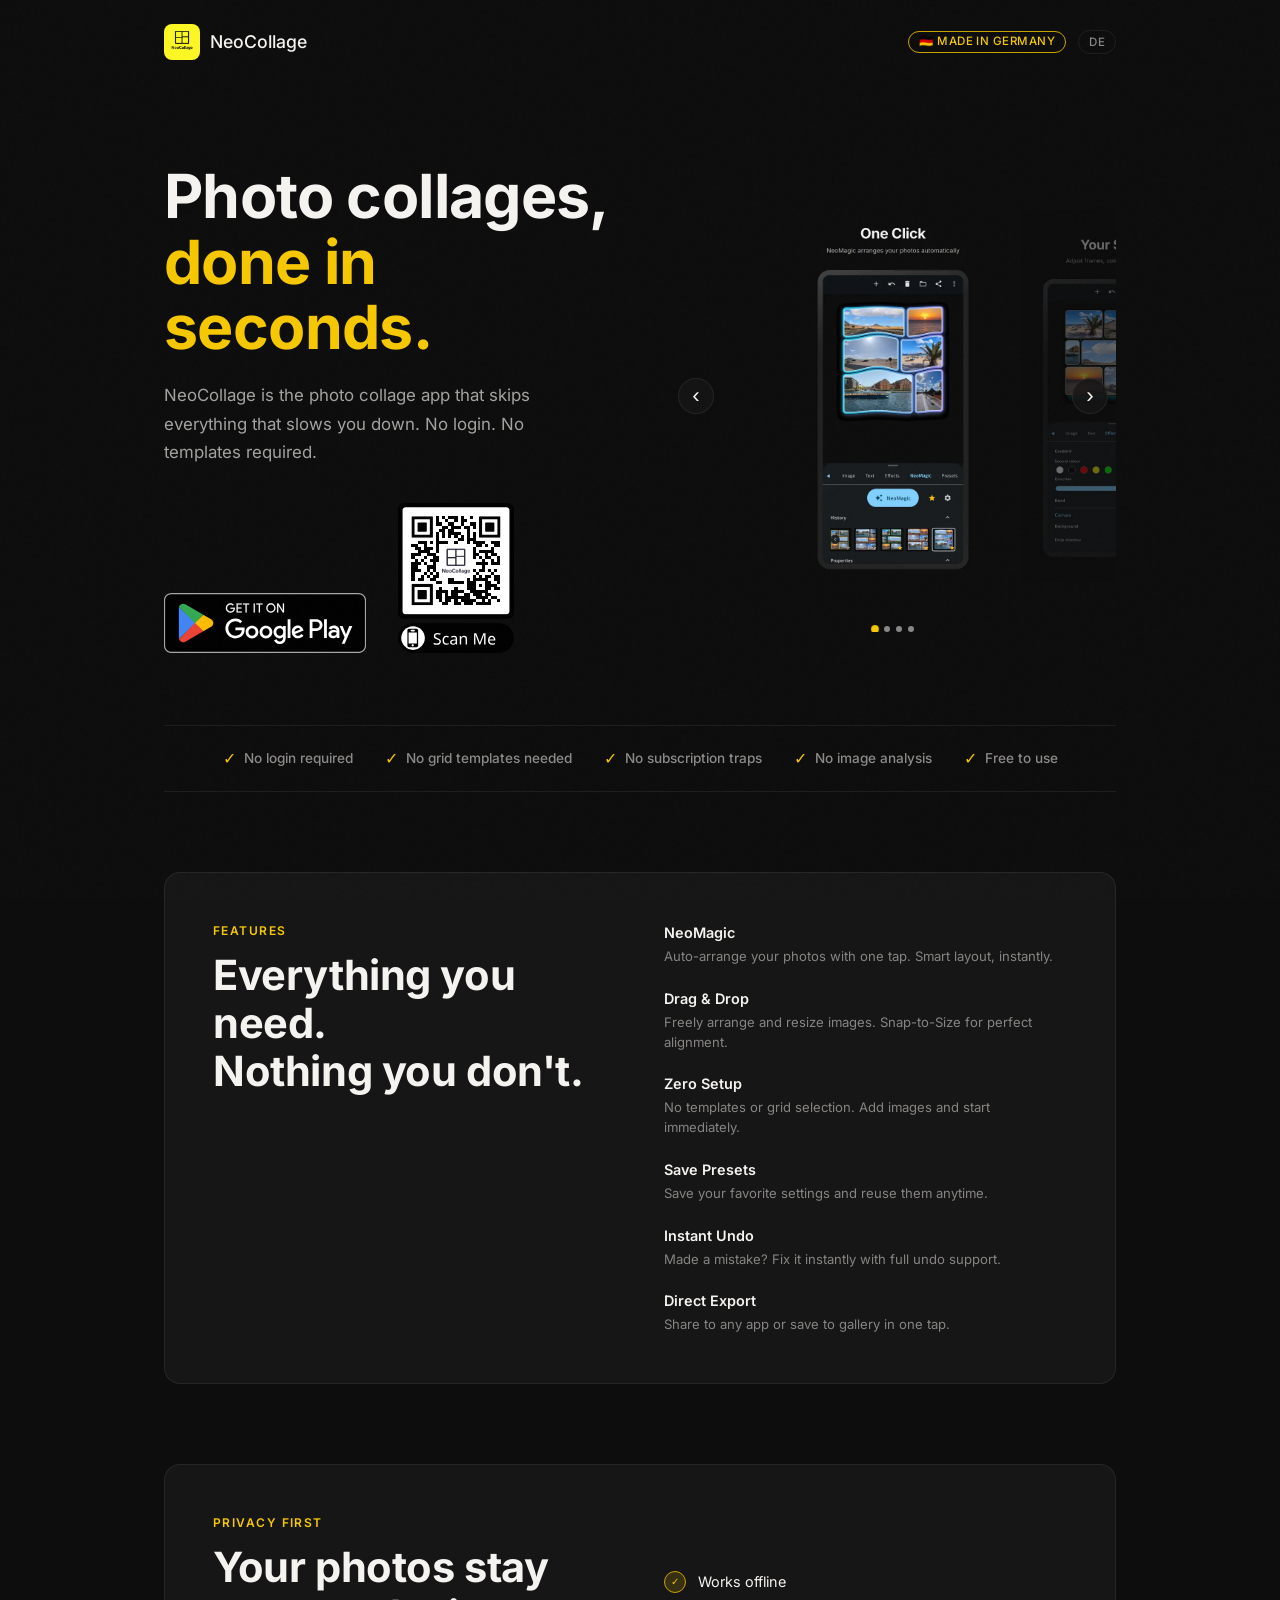
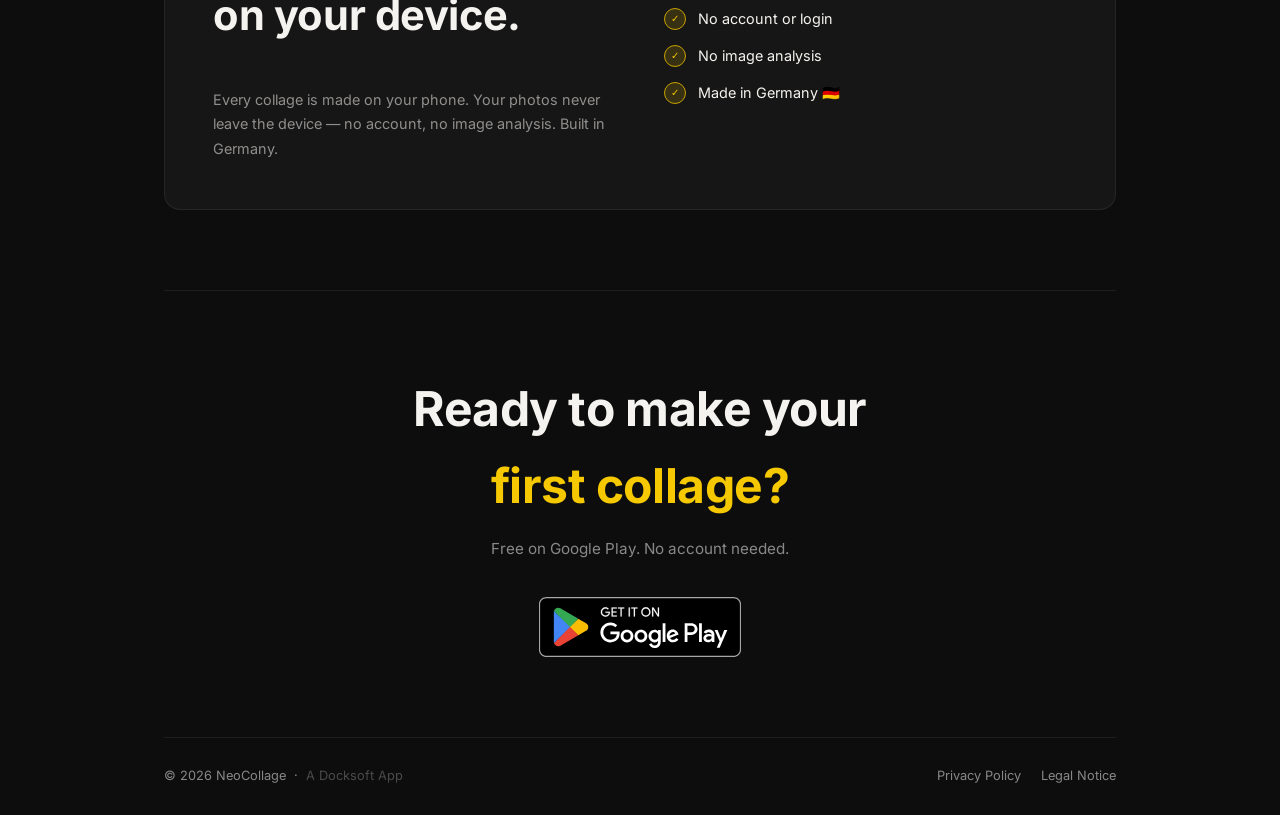
<file: index.html>
<!DOCTYPE html>
<html lang="en">
<head>
  <meta charset="UTF-8" />
  <meta name="viewport" content="width=device-width, initial-scale=1.0, viewport-fit=cover" />
  <title>NeoCollage – Photo Collage Maker for Android</title>
  <meta name="description" content="NeoCollage is the free photo collage app for Android. No login, no templates required. Made in Germany." />
  <meta name="keywords" content="photo collage, collage maker, photo grid, image collage, picture collage, Android, kostenlos, Foto Collage" />

  <!-- Open Graph -->
  <meta property="og:title" content="NeoCollage – Photo Collage Maker" />
  <meta property="og:description" content="Create stunning photo collages in seconds. No login. Made in Germany." />
  <meta property="og:image" content="https://neocollage.docksoft.de/assets/og-image.png" />
  <meta property="og:url" content="https://neocollage.docksoft.de" />

  <link rel="icon" href="assets/neocollage-icon.png" />

  <!-- Self-hosted fonts (DSGVO-konform) -->
  <link rel="stylesheet" href="assets/fonts/fonts.css" />
  <!-- Fallback: Google Fonts if self-hosted not available -->

  <style>
    :root {
      --black:       #0d0d0d;
      --white:       #f5f3ef;
      --yellow:      #f5c800;
      --yellow-dim:  #c9a300;
      --gray:        #888;
      --card-bg:     #161616;
      --border:      rgba(255,255,255,0.07);
      --radius:      16px;
    }

    *, *::before, *::after { box-sizing: border-box; margin: 0; padding: 0; }

    html {
     scroll-behavior: smooth;
     -moz-text-size-adjust: 100%;
     -webkit-text-size-adjust: 100%;
     text-size-adjust: 100%;
   }

    body {
      background: var(--black);
      color: var(--white);
      font-family: 'Inter', sans-serif;
      font-weight: 400;
      line-height: 1.6;
      overflow-x: hidden;
    }

    /* ── NOISE OVERLAY ── */
    body::before {
      content: '';
      position: fixed;
      inset: 0;
      background-image: url("data:image/svg+xml,%3Csvg viewBox='0 0 256 256' xmlns='http://www.w3.org/2000/svg'%3E%3Cfilter id='noise'%3E%3CfeTurbulence type='fractalNoise' baseFrequency='0.9' numOctaves='4' stitchTiles='stitch'/%3E%3C/filter%3E%3Crect width='100%25' height='100%25' filter='url(%23noise)' opacity='0.04'/%3E%3C/svg%3E");
      pointer-events: none;
      z-index: 999;
      opacity: 0.4;
    }

    /* ── LAYOUT ── */
    .container {
      max-width: 1000px;
      margin: 0 auto;
      padding: 0 24px;
    }

    /* ── NAV ── */
    nav {
      padding: 24px 0;
      display: flex;
      align-items: center;
      justify-content: space-between;
    }

    .nav-brand {
      display: flex;
      align-items: center;
      gap: 10px;
      text-decoration: none;
    }

    .nav-brand img {
      width: 36px;
      height: 36px;
      border-radius: 8px;
    }

    .nav-brand span {
      font-family: 'Inter', sans-serif;
      font-size: 1.1rem;
      font-weight: 500;
      color: var(--white);
      letter-spacing: 0;
    }

    .nav-right {
      display: flex;
      align-items: center;
      gap: 12px;
    }

    .nav-badge {
      display: inline-flex;
      align-items: center;
      line-height: 1;
      white-space: nowrap;
      font-size: 0.72rem;
      font-weight: 500;
      color: var(--yellow);
      border: 1px solid var(--yellow-dim);
      padding: 4px 10px;
      border-radius: 100px;
      letter-spacing: 0.04em;
      text-transform: uppercase;
    }

    #lang-toggle {
      font-size: 0.72rem;
      font-weight: 500;
      color: var(--gray);
      border: 1px solid var(--border);
      background: transparent;
      padding: 4px 10px;
      border-radius: 100px;
      letter-spacing: 0.04em;
      text-transform: uppercase;
      cursor: pointer;
      transition: color 0.2s, border-color 0.2s;
      font-family: 'Inter', sans-serif;
    }

    @media (hover: hover) {
      #lang-toggle:hover {
        color: var(--white);
        border-color: rgba(255,255,255,0.2);
      }
    }

    /* ── HERO ── */
    .hero {
      padding: 80px 0 60px;
      display: grid;
      grid-template-columns: 1fr 1fr;
      gap: 60px;
      align-items: center;
    }

    @media (max-width: 700px) {
      .hero { grid-template-columns: 1fr; gap: 40px; padding: 48px 0 40px; }
      .hero-visual { order: -1; }
      .hero-copy { display: flex; flex-direction: column; }
      .hero-copy h1 { order: 2; margin-top: 16px; }
      .hero-copy .hero-sub { order: 3; margin-bottom: 0; }
      .hero-copy .cta-wrap { order: 1; }
    }


    h1 {
      font-family: 'Inter', sans-serif;
      font-size: clamp(2.6rem, 5vw, 3.8rem);
      line-height: 1.08;
      /* Schnitt der Wortmarke aus der Feature-Grafik: Inter 700, -0.01em. */
      font-weight: 700;
      letter-spacing: -0.01em;
      margin-bottom: 20px;
    }

    /* Inter hat keinen Kursivschnitt. <em> ist im Browser kursiv, also wuerde er die
       Buchstaben synthetisch neigen — auch bei Text, den setLang() als innerHTML aus den
       data-Attributen einsetzt. Deshalb hier und nicht nur im Inline-Style. */
    em { font-style: normal; }

    h1 em {
      /* <em> ist im Browser kursiv, und Inter hat keinen Kursivschnitt — der Browser
         wuerde die Buchstaben synthetisch neigen. Der Akzent traegt ueber die Farbe. */
      font-style: normal;
      color: var(--yellow);
    }

    .hero-sub {
      font-size: 1.05rem;
      color: rgba(245,243,239,0.65);
      max-width: 420px;
      margin-bottom: 36px;
      line-height: 1.7;
    }

    /* ── CTA BUTTON ── */
    .cta-wrap {
      display: flex;
      flex-direction: column;
      gap: 12px;
      align-items: flex-start;
    }

    .btn-primary {
      display: inline-flex;
      align-items: center;
      gap: 10px;
      background: var(--yellow);
      color: var(--black);
      font-family: 'Inter', sans-serif;
      font-weight: 600;
      font-size: 0.95rem;
      padding: 14px 26px;
      border-radius: 100px;
      text-decoration: none;
      transition: transform 0.2s, box-shadow 0.2s;
      box-shadow: 0 0 0 0 rgba(245,200,0,0.4);
    }

    @media (hover: hover) {
      .btn-primary:hover {
        transform: translateY(-2px);
        box-shadow: 0 8px 32px rgba(245,200,0,0.25);
      }
    }

    .btn-primary svg { width: 20px; height: 20px; }

    .play-badge { display: inline-block; transition: transform 0.2s, opacity 0.2s; }
    @media (hover: hover) { .play-badge:hover { transform: translateY(-2px); opacity: 0.88; } }
    .play-badge img { height: 60px; display: block; }

    .badge-qr-wrap { display: flex; flex-direction: row; align-items: flex-end; gap: 32px; }
    .qr-code { width: 116px; height: 150px; border-radius: 6px; }
    @media (max-width: 600px) { .qr-code { display: none; } }

    .ios-note {
      font-size: 0.78rem;
      color: var(--gray);
    }

    /* ── HERO VISUAL ── */
    /* overflow: hidden begrenzt das Rondell auf die Spalte - ohne das drueckt
       die 1080 px breite Bildreihe die Grid-Spalte auseinander. */
    .hero-visual {
      position: relative;
      overflow: hidden;
    }

    /* ── TRUST STRIP ── */
    .trust-strip {
      border-top: 1px solid var(--border);
      border-bottom: 1px solid var(--border);
      padding: 20px 0;
      display: flex;
      gap: 32px;
      flex-wrap: wrap;
      justify-content: center;
      margin-bottom: 80px;
    }

    .trust-item {
      display: flex;
      align-items: center;
      gap: 8px;
      font-size: 0.85rem;
      color: rgba(245,243,239,0.55);
      font-weight: 500;
    }

    .trust-item span.icon { color: var(--yellow); font-size: 1rem; }

    /* ── FEATURES ── */
    .section-label {
      font-size: 0.75rem;
      font-weight: 600;
      letter-spacing: 0.12em;
      text-transform: uppercase;
      color: var(--yellow);
      margin-bottom: 12px;
    }

    .section-title {
      font-family: 'Inter', sans-serif;
      font-size: clamp(1.8rem, 3.5vw, 2.6rem);
      font-weight: 700;
      letter-spacing: -0.01em;
      line-height: 1.15;
      margin-bottom: 48px;
    }

    .features-block {
      background: var(--card-bg);
      border: 1px solid var(--border);
      border-radius: var(--radius);
      padding: 48px;
      display: grid;
      grid-template-columns: 1fr 1fr;
      gap: 48px;
      align-items: start;
      margin-bottom: 80px;
    }

    @media (max-width: 700px) {
      .features-block { grid-template-columns: 1fr; padding: 32px 24px; }
    }

    .features-list {
      display: flex;
      flex-direction: column;
      gap: 20px;
    }

    .feature-item {
      display: flex;
      flex-direction: column;
      gap: 3px;
    }

    .feature-item strong {
      font-size: 0.9rem;
      font-weight: 600;
      color: var(--white);
    }

    .feature-item span {
      font-size: 0.82rem;
      color: rgba(245,243,239,0.5);
      line-height: 1.5;
    }

    /* ── PRIVACY BLOCK ── */
    .privacy-block {
      background: var(--card-bg);
      border: 1px solid var(--border);
      border-radius: var(--radius);
      padding: 48px;
      display: grid;
      grid-template-columns: 1fr 1fr;
      gap: 48px;
      align-items: center;
      margin-bottom: 80px;
    }

    @media (max-width: 700px) {
      .privacy-block { grid-template-columns: 1fr; padding: 32px 24px; }
    }


    .privacy-block p {
      font-size: 0.9rem;
      color: rgba(245,243,239,0.55);
      line-height: 1.7;
    }

    .privacy-checks {
      display: flex;
      flex-direction: column;
      gap: 14px;
    }

    .check-item {
      display: flex;
      align-items: flex-start;
      gap: 12px;
      font-size: 0.9rem;
    }

    .check-mark {
      width: 22px;
      height: 22px;
      background: rgba(245,200,0,0.15);
      border: 1px solid var(--yellow-dim);
      border-radius: 50%;
      display: flex;
      align-items: center;
      justify-content: center;
      flex-shrink: 0;
      font-size: 0.65rem;
      color: var(--yellow);
      margin-top: 1px;
    }

    /* ── CAROUSEL ── */
    .carousel {
      position: relative;
      overflow: hidden;
      -webkit-user-select: none;
      user-select: none;
      padding-bottom: 36px;
    }

    .carousel-track {
      display: flex;
      gap: 20px;
      transition: transform 0.4s ease;
      will-change: transform;
    }

    .carousel-slide {
      flex-shrink: 0;
      width: 200px;
      height: 400px;
      opacity: 0.4;
      transform: scale(0.93);
      transition: opacity 0.4s, transform 0.4s;
      will-change: transform, opacity;
    }

    .carousel-slide.active { opacity: 1; transform: scale(1); }

    .carousel-slide img {
      width: 100%;
      height: 100%;
      object-fit: contain;
      display: block;
    }

    /* Nur das vordere Bild ist anklickbar - die seitlichen sind angeschnitten
       und halb durchsichtig, ein Klick dorthin waere ein Fehlgriff. */
    .carousel-slide.active img { cursor: zoom-in; }

    .carousel-btn {
      position: absolute;
      top: calc(50% - 18px);
      transform: translateY(-50%);
      background: rgba(22,22,22,0.8);
      border: 1px solid var(--border);
      color: var(--white);
      font-size: 1.4rem;
      width: 36px;
      height: 36px;
      border-radius: 50%;
      cursor: pointer;
      display: flex;
      align-items: center;
      justify-content: center;
      transition: background 0.2s;
      z-index: 2;
      line-height: 1;
    }

    @media (hover: hover) { .carousel-btn:hover { background: rgba(40,40,40,0.95); } }
    .carousel-btn.prev { left: 8px; }
    .carousel-btn.next { right: 8px; }

    .carousel-dots {
      position: absolute;
      bottom: 0;
      left: 50%;
      transform: translateX(-50%);
      display: flex;
      gap: 6px;
    }

    .dot {
      width: 6px;
      height: 6px;
      border-radius: 50%;
      background: var(--gray);
      cursor: pointer;
      transition: background 0.2s, transform 0.2s;
      will-change: transform;
    }

    .dot.active { background: var(--yellow); transform: scale(1.3); }

    /* ── VIEWER ── */
    /* Sichtbar, sobald das hidden-Attribut faellt. Die Einblendung ist eine
       Animation, die von selbst anlaeuft - eine per requestAnimationFrame
       nachgereichte Klasse hielt den Viewer sonst unsichtbar ueber der Seite,
       wenn der Frame ausblieb. */
    .viewer {
      position: fixed;
      inset: 0;
      z-index: 1000;
      background: rgba(6,6,6,0.94);
      display: flex;
      align-items: center;
      justify-content: center;
      animation: viewer-auf 0.25s ease;
    }

    /* display: flex oben schlaegt das Browser-Stylesheet [hidden]{display:none} -
       Autorenregeln gewinnen dagegen immer. Ohne diese Zeile steht der Viewer
       schon beim Laden der Seite offen und leer da. */
    .viewer[hidden] { display: none; }

    @keyframes viewer-auf { from { opacity: 0; } to { opacity: 1; } }

    .viewer img {
      max-width: min(92vw, 460px);
      max-height: 84vh;
      width: auto;
      height: auto;
      display: block;
      border-radius: 8px;
    }

    .viewer-btn {
      position: absolute;
      background: rgba(22,22,22,0.8);
      border: 1px solid var(--border);
      color: var(--white);
      border-radius: 50%;
      cursor: pointer;
      display: flex;
      align-items: center;
      justify-content: center;
      line-height: 1;
      transition: background 0.2s;
    }

    @media (hover: hover) { .viewer-btn:hover { background: rgba(40,40,40,0.95); } }

    .viewer-btn.prev, .viewer-btn.next {
      top: 50%;
      transform: translateY(-50%);
      width: 44px;
      height: 44px;
      font-size: 1.6rem;
    }

    .viewer-btn.prev { left: max(12px, calc(50vw - 300px)); }
    .viewer-btn.next { right: max(12px, calc(50vw - 300px)); }

    .viewer-btn.close {
      top: 20px;
      right: 20px;
      width: 40px;
      height: 40px;
      font-size: 1.2rem;
    }

    .viewer-dots {
      position: absolute;
      bottom: 24px;
      left: 50%;
      transform: translateX(-50%);
      display: flex;
      gap: 8px;
    }

    @media (prefers-reduced-motion: reduce) {
      .viewer { animation: none; }
    }

    /* ── FINAL CTA ── */
    .final-cta {
      text-align: center;
      padding: 80px 0;
      border-top: 1px solid var(--border);
    }

    .final-cta h2 {
      font-family: 'Inter', sans-serif;
      font-size: clamp(2rem, 4vw, 3rem);
      font-weight: 700;
      letter-spacing: -0.01em;
      margin-bottom: 12px;
    }

    .final-cta p {
      color: var(--gray);
      margin-bottom: 36px;
      font-size: 0.95rem;
    }

    .final-cta .cta-wrap { align-items: center; }

    /* ── FOOTER ── */
    footer {
      border-top: 1px solid var(--border);
      padding: 28px 0;
      display: flex;
      align-items: center;
      justify-content: space-between;
      flex-wrap: wrap;
      gap: 12px;
    }

    footer p {
      font-size: 0.8rem;
      color: var(--gray);
    }

    footer a {
      color: var(--gray);
      text-decoration: none;
      font-size: 0.8rem;
      transition: color 0.2s;
    }

    @media (hover: hover) { footer a:hover { color: var(--white); } }

    .footer-links { display: flex; gap: 20px; }

    /* ── ANIMATIONS ── */
    @keyframes fadeUp {
      from { opacity: 0; transform: translateY(24px); }
      to   { opacity: 1; transform: translateY(0); }
    }

    .hero-copy > * {
      animation: fadeUp 0.6s ease both;
    }
    .hero-copy > *:nth-child(1) { animation-delay: 0.05s; }
    .hero-copy > *:nth-child(2) { animation-delay: 0.15s; }
    .hero-copy > *:nth-child(3) { animation-delay: 0.25s; }
    .hero-copy > *:nth-child(4) { animation-delay: 0.35s; }

    @media (prefers-reduced-motion: reduce) {
      html { scroll-behavior: auto; }
      .hero-copy > * { animation: none; }
      .carousel-track { transition: none; }
    }

  </style>
</head>
<body>

  <!-- NAV -->
  <div class="container">
    <nav>
      <a class="nav-brand" href="https://play.google.com/store/apps/details?id=com.docksoft.neocollage" target="_blank" rel="noopener">
        <img src="assets/neocollage-icon.png" alt="NeoCollage Icon" onerror="this.style.display='none'" />
        <span>NeoCollage</span>
      </a>
      <div class="nav-right">
        <span class="nav-badge">&#127465;&#127466; Made in Germany</span>
        <button id="lang-toggle">DE</button>
      </div>
    </nav>
  </div>

  <!-- HERO -->
  <div class="container">
    <section class="hero">
      <div class="hero-copy">
<h1 data-en="Photo collages,&lt;br&gt;&lt;em&gt;done in seconds.&lt;/em&gt;"
            data-de="Fotocollagen,&lt;br&gt;&lt;em&gt;in Sekunden fertig.&lt;/em&gt;">Photo collages,<br><em>done in seconds.</em></h1>
        <p class="hero-sub"
           data-en="NeoCollage is the photo collage app that skips everything that slows you down. No login. No templates required."
           data-de="NeoCollage ist die Foto-Collage-App, die alles weglässt, was dich bremst. Kein Login. Keine Vorlagen nötig.">
          NeoCollage is the photo collage app that skips everything that slows you down.
          No login. No templates required.
        </p>
        <div class="cta-wrap">
          <div class="badge-qr-wrap">
            <a class="play-badge" href="https://play.google.com/store/apps/details?id=com.docksoft.neocollage" id="download-btn" target="_blank" rel="noopener">
              <img src="assets/en/google-play-badge.svg"
                   data-en="assets/en/google-play-badge.svg"
                   data-de="assets/de/google-play-badge.svg"
                   alt="Get it on Google Play" />
            </a>
            <img src="assets/qr-code.svg" alt="QR Code" class="qr-code" />
          </div>
          <span class="ios-note" id="platform-note"></span>
        </div>
      </div>

      <div class="hero-visual">
        <div class="carousel" id="carousel">
          <div class="carousel-track" id="carousel-track">
            <div class="carousel-slide active">
              <img src="assets/en/screenshot-1.webp"
                   data-en="assets/en/screenshot-1.webp"
                   data-de="assets/de/screenshot-1.webp"
                   data-alt-en="One Click – NeoMagic arranges your photos automatically"
                   data-alt-de="Ein Klick – NeoMagic ordnet deine Bilder automatisch an"
                   alt="One Click – NeoMagic arranges your photos automatically" />
            </div>
            <div class="carousel-slide">
              <img src="assets/en/screenshot-2.webp"
                   data-en="assets/en/screenshot-2.webp"
                   data-de="assets/de/screenshot-2.webp"
                   data-alt-en="Your Style – adjust frames, colors and shadows"
                   data-alt-de="Dein Stil – Rahmen, Farben und Schatten anpassen"
                   alt="Your Style – adjust frames, colors and shadows" />
            </div>
            <div class="carousel-slide">
              <img src="assets/en/screenshot-3.webp"
                   data-en="assets/en/screenshot-3.webp"
                   data-de="assets/de/screenshot-3.webp"
                   data-alt-en="Text – add text in different fonts"
                   data-alt-de="Text – Füge Schrift hinzu"
                   alt="Text – add text in different fonts" />
            </div>
            <div class="carousel-slide">
              <img src="assets/en/screenshot-4.webp"
                   data-en="assets/en/screenshot-4.webp"
                   data-de="assets/de/screenshot-4.webp"
                   data-alt-en="Presets – save your style for later"
                   data-alt-de="Vorlagen – Speichere deinen Stil für später"
                   alt="Presets – save your style for later" />
            </div>
          </div>
          <button class="carousel-btn prev" id="carousel-prev" aria-label="Previous">&#8249;</button>
          <button class="carousel-btn next" id="carousel-next" aria-label="Next">&#8250;</button>
          <div class="carousel-dots" id="carousel-dots">
            <span class="dot active"></span>
            <span class="dot"></span>
            <span class="dot"></span>
            <span class="dot"></span>
          </div>
        </div>
      </div>
    </section>
  </div>

  <!-- TRUST STRIP -->
  <div class="container">
    <div class="trust-strip">
      <div class="trust-item">
        <span class="icon">&#10003;</span>
        <span data-en="No login required" data-de="Kein Login nötig">No login required</span>
      </div>
      <div class="trust-item">
        <span class="icon">&#10003;</span>
        <span data-en="No grid templates needed" data-de="Keine Raster-Vorlagen nötig">No grid templates needed</span>
      </div>
      <div class="trust-item">
        <span class="icon">&#10003;</span>
        <span data-en="No subscription traps" data-de="Keine Abo-Fallen">No subscription traps</span>
      </div>
      <div class="trust-item">
        <span class="icon">&#10003;</span>
        <span data-en="No image analysis" data-de="Keine Bildauswertung">No image analysis</span>
      </div>
      <div class="trust-item">
        <span class="icon">&#10003;</span>
        <span data-en="Free to use" data-de="Kostenlos nutzbar">Free to use</span>
      </div>
    </div>
  </div>

  <!-- FEATURES -->
  <div class="container">
    <div class="features-block">
      <div>
        <div class="section-label"
             data-en="Features"
             data-de="Features">Features</div>
        <div class="section-title"
             data-en="Everything you need.&lt;br /&gt;Nothing you don&#39;t."
             data-de="Alles, was du brauchst.&lt;br /&gt;Nichts, was du nicht brauchst.">Everything you need.<br />Nothing you don't.</div>
      </div>
      <div class="features-list">
        <div class="feature-item">
          <strong data-en="NeoMagic" data-de="NeoMagic">NeoMagic</strong>
          <span data-en="Auto-arrange your photos with one tap. Smart layout, instantly."
                data-de="Fotos mit einem Tippen automatisch anordnen. Smartes Layout, sofort.">Auto-arrange your photos with one tap. Smart layout, instantly.</span>
        </div>
        <div class="feature-item">
          <strong data-en="Drag &amp; Drop" data-de="Drag &amp; Drop">Drag &amp; Drop</strong>
          <span data-en="Freely arrange and resize images. Snap-to-Size for perfect alignment."
                data-de="Bilder frei anordnen und skalieren. Einrasten für perfekte Ausrichtung.">Freely arrange and resize images. Snap-to-Size for perfect alignment.</span>
        </div>
        <div class="feature-item">
          <strong data-en="Zero Setup" data-de="Sofort loslegen">Zero Setup</strong>
          <span data-en="No templates or grid selection. Add images and start immediately."
                data-de="Keine Vorlagen, keine Rasterauswahl. Einfach Bilder hinzufügen und loslegen.">No templates or grid selection. Add images and start immediately.</span>
        </div>
        <div class="feature-item">
          <strong data-en="Save Presets" data-de="Einstellungen speichern">Save Presets</strong>
          <span data-en="Save your favorite settings and reuse them anytime."
                data-de="Lieblings-Einstellungen speichern und jederzeit wiederverwenden.">Save your favorite settings and reuse them anytime.</span>
        </div>
        <div class="feature-item">
          <strong data-en="Instant Undo" data-de="Sofort rückgängig">Instant Undo</strong>
          <span data-en="Made a mistake? Fix it instantly with full undo support."
                data-de="Fehler gemacht? Sofort rückgängig machen mit vollem Undo-Support.">Made a mistake? Fix it instantly with full undo support.</span>
        </div>
        <div class="feature-item">
          <strong data-en="Direct Export" data-de="Direkter Export">Direct Export</strong>
          <span data-en="Share to any app or save to gallery in one tap."
                data-de="Mit einem Tippen teilen oder in der Galerie speichern.">Share to any app or save to gallery in one tap.</span>
        </div>
      </div>
    </div>
  </div>

  <!-- PRIVACY -->
  <div class="container">
    <div class="privacy-block">
      <div>
        <div class="section-label"
             data-en="Privacy First"
             data-de="Datenschutz zuerst">Privacy First</div>
        <div class="section-title" data-en="Your photos stay&lt;br /&gt;on your device."
            data-de="Deine Fotos bleiben&lt;br /&gt;auf deinem Gerät.">Your photos stay<br />on your device.</div>
        <p data-en="Every collage is made on your phone. Your photos never leave the device — no account, no image analysis. Built in Germany."
           data-de="Jede Collage entsteht auf deinem Gerät. Deine Fotos verlassen es nicht — kein Konto, keine Bildauswertung. Made in Germany.">Every collage is made on your phone. Your photos never leave the device — no account, no image analysis. Built in Germany.</p>
      </div>
      <div class="privacy-checks">
        <div class="check-item">
          <div class="check-mark">&#10003;</div>
          <span data-en="Works offline" data-de="Funktioniert offline">Works offline</span>
        </div>
        <div class="check-item">
          <div class="check-mark">&#10003;</div>
          <span data-en="No account or login" data-de="Kein Account, kein Login">No account or login</span>
        </div>
        <div class="check-item">
          <div class="check-mark">&#10003;</div>
          <span data-en="No image analysis" data-de="Keine Bildauswertung">No image analysis</span>
        </div>
        <div class="check-item">
          <div class="check-mark">&#10003;</div>
          <span data-en="Made in Germany &#127465;&#127466;" data-de="Made in Germany &#127465;&#127466;">Made in Germany &#127465;&#127466;</span>
        </div>
      </div>
    </div>
  </div>

  <!-- FINAL CTA -->
  <div class="container">
    <div class="final-cta">
      <h2 data-en="Ready to make your&lt;br /&gt;&lt;em style='font-family:Inter,sans-serif; font-style:normal; color:var(--yellow);'&gt;first collage?&lt;/em&gt;"
          data-de="Bereit für deine&lt;br /&gt;&lt;em style='font-family:Inter,sans-serif; font-style:normal; color:var(--yellow);'&gt;erste Collage?&lt;/em&gt;">Ready to make your<br /><em style="font-family:'Inter',sans-serif; font-style:normal; color:var(--yellow);">first collage?</em></h2>
      <p data-en="Free on Google Play. No account needed."
         data-de="Kostenlos bei Google Play:">Free on Google Play:</p>
      <div class="cta-wrap">
        <a class="play-badge" href="https://play.google.com/store/apps/details?id=com.docksoft.neocollage" target="_blank" rel="noopener">
          <img src="assets/en/google-play-badge.svg"
               data-en="assets/en/google-play-badge.svg"
               data-de="assets/de/google-play-badge.svg"
               alt="Get it on Google Play" />
        </a>
      </div>
    </div>
  </div>

  <!-- FOOTER -->
  <div class="container">
    <footer>
      <p>&#169; 2026 NeoCollage &nbsp;&#183;&nbsp; <span style="opacity:0.5">A Docksoft App</span></p>
      <div class="footer-links">
        <a href="datenschutz.html"
           data-en="Privacy Policy" data-de="Datenschutz">Privacy Policy</a>
        <a href="impressum.html"
           data-en="Legal Notice" data-de="Impressum">Legal Notice</a>

      </div>
    </footer>
  </div>

  <!-- VIEWER -->
  <div class="viewer" id="viewer" hidden>
    <img id="viewer-img" alt="" />
    <button class="viewer-btn prev" id="viewer-prev" aria-label="Previous">&#8249;</button>
    <button class="viewer-btn next" id="viewer-next" aria-label="Next">&#8250;</button>
    <button class="viewer-btn close" id="viewer-close" aria-label="Close">&#10005;</button>
    <div class="viewer-dots" id="viewer-dots">
      <span class="dot"></span>
      <span class="dot"></span>
      <span class="dot"></span>
      <span class="dot"></span>
    </div>
  </div>

  <script>
    // ── LANGUAGE ──
    // Ohne gespeicherte Wahl entscheidet die Browsersprache. GitHub Pages kennt keine
    // Serverlogik und damit keine Herkunft; navigator.languages ist das, was der Browser
    // ohnehin bei jeder Anfrage mitschickt. Eine getroffene Wahl schlaegt die Erkennung,
    // weil sie in localStorage steht und hier zuerst gelesen wird.
    var savedLang = localStorage.getItem('lang');
    if (!savedLang) {
      var browserLangs = navigator.languages || [navigator.language || 'en'];
      savedLang = browserLangs.some(function (l) {
        return String(l).toLowerCase().indexOf('de') === 0;
      }) ? 'de' : 'en';
    }
    setLang(savedLang);

    function setLang(lang) {
      document.documentElement.lang = lang;
      localStorage.setItem('lang', lang);
      document.getElementById('lang-toggle').textContent = lang === 'en' ? 'DE' : 'EN';

      document.querySelectorAll('[data-en]').forEach(function(el) {
        if (el.tagName === 'IMG') {
          el.src = el.dataset[lang];
        } else {
          el.innerHTML = el.dataset[lang];
        }
      });

      // Der Titel der Screenshots steckt als Pixel im Bild - der alt-Text ist
      // die einzige Stelle, an der er lesbar ist, und wechselt deshalb mit.
      document.querySelectorAll('[data-alt-en]').forEach(function(el) {
        el.alt = lang === 'en' ? el.dataset.altEn : el.dataset.altDe;
      });

    }

    document.getElementById('lang-toggle').addEventListener('click', function() {
      setLang(document.documentElement.lang === 'en' ? 'de' : 'en');
    });

    // ── DEVICE DETECTION ──
    var isIOS = /iPad|iPhone|iPod/.test(navigator.userAgent);
    var isAndroid = /Android/.test(navigator.userAgent);
    var note = document.getElementById('platform-note');
    var dlBtn = document.getElementById('download-btn');

    if (isIOS) {
      dlBtn.style.opacity = '0.4';
      dlBtn.style.pointerEvents = 'none';
      note.textContent = 'Android only · iOS version not available yet';
    }

    // ── CAROUSEL ──
    var track = document.getElementById('carousel-track');
    var slides = document.querySelectorAll('.carousel-slide');
    var dots = document.querySelectorAll('#carousel-dots .dot');
    var carouselEl = document.getElementById('carousel');
    var anzahl = slides.length;
    var current = 0;
    var autoInterval = setInterval(autoAdvance, 3000);

    function showSlide(n) {
      current = ((n % anzahl) + anzahl) % anzahl;

      slides.forEach(function(s, i) { s.classList.toggle('active', i === current); });

      var containerWidth = carouselEl.offsetWidth;
      var slideWidth = 220; // 200px + 20px gap
      var offset = (containerWidth / 2) - 100 - current * slideWidth;
      track.style.transform = 'translateX(' + offset + 'px)';

      dots.forEach(function(d, i) { d.classList.toggle('active', i === current); });
    }

    showSlide(0);
    window.addEventListener('resize', function() { showSlide(current); });

    function autoAdvance() { showSlide(current + 1); }

    function neuStarten() {
      clearInterval(autoInterval);
      autoInterval = setInterval(autoAdvance, 3000);
    }

    document.getElementById('carousel-prev').addEventListener('click', function() {
      clearInterval(autoInterval); showSlide(current - 1); neuStarten();
    });

    document.getElementById('carousel-next').addEventListener('click', function() {
      clearInterval(autoInterval); showSlide(current + 1); neuStarten();
    });

    dots.forEach(function(dot, i) {
      dot.addEventListener('click', function() {
        clearInterval(autoInterval); showSlide(i); neuStarten();
      });
    });

    carouselEl.addEventListener('mouseenter', function() { clearInterval(autoInterval); });
    carouselEl.addEventListener('mouseleave', neuStarten);

    // Touch swipe. Ein Tippen ohne nennenswerte Bewegung oeffnet den Viewer -
    // sonst laesst sich das vordere Bild auf dem Handy nicht anklicken.
    var touchStartX = 0;
    carouselEl.addEventListener('touchstart', function(e) {
      touchStartX = e.touches[0].clientX;
    }, { passive: true });
    carouselEl.addEventListener('touchend', function(e) {
      var delta = touchStartX - e.changedTouches[0].clientX;
      if (Math.abs(delta) > 50) {
        clearInterval(autoInterval);
        showSlide(delta > 0 ? current + 1 : current - 1);
        neuStarten();
      }
    });

    // ── VIEWER ──
    var viewer = document.getElementById('viewer');
    var viewerImg = document.getElementById('viewer-img');
    var viewerDots = document.querySelectorAll('#viewer-dots .dot');
    var viewerIndex = 0;

    // Die grosse Fassung liegt neben der kleinen und wird erst hier geladen.
    function grosseFassung(src) { return src.replace(/\.webp$/, '-large.webp'); }

    function viewerZeigen(n) {
      viewerIndex = ((n % anzahl) + anzahl) % anzahl;
      var quelle = slides[viewerIndex].querySelector('img');
      viewerImg.src = grosseFassung(quelle.src);
      viewerImg.alt = quelle.alt;
      viewerDots.forEach(function(d, i) { d.classList.toggle('active', i === viewerIndex); });
    }

    function viewerOeffnen(n) {
      viewerZeigen(n);
      viewer.hidden = false;
      document.body.style.overflow = 'hidden';
      clearInterval(autoInterval);
    }

    function viewerSchliessen() {
      viewer.hidden = true;
      document.body.style.overflow = '';
      showSlide(viewerIndex);   // das betrachtete Bild bleibt vorn stehen
      neuStarten();
    }

    slides.forEach(function(slide, i) {
      slide.addEventListener('click', function() { viewerOeffnen(i); });
    });

    document.getElementById('viewer-prev').addEventListener('click', function(e) {
      e.stopPropagation(); viewerZeigen(viewerIndex - 1);
    });
    document.getElementById('viewer-next').addEventListener('click', function(e) {
      e.stopPropagation(); viewerZeigen(viewerIndex + 1);
    });
    document.getElementById('viewer-close').addEventListener('click', viewerSchliessen);
    viewerDots.forEach(function(d, i) {
      d.addEventListener('click', function(e) { e.stopPropagation(); viewerZeigen(i); });
    });

    // Klick auf den Grund schliesst, ein Klick auf das Bild selbst nicht.
    viewer.addEventListener('click', function(e) {
      if (e.target === viewer) { viewerSchliessen(); }
    });

    document.addEventListener('keydown', function(e) {
      if (viewer.hidden) return;
      if (e.key === 'Escape') { viewerSchliessen(); }
      else if (e.key === 'ArrowLeft') { viewerZeigen(viewerIndex - 1); }
      else if (e.key === 'ArrowRight') { viewerZeigen(viewerIndex + 1); }
    });

    var viewerTouchX = 0;
    viewer.addEventListener('touchstart', function(e) {
      viewerTouchX = e.touches[0].clientX;
    }, { passive: true });
    viewer.addEventListener('touchend', function(e) {
      var d = viewerTouchX - e.changedTouches[0].clientX;
      if (Math.abs(d) > 50) { viewerZeigen(d > 0 ? viewerIndex + 1 : viewerIndex - 1); }
    });

    // Sprachwechsel bei offenem Viewer: das grosse Bild nachziehen.
    document.getElementById('lang-toggle').addEventListener('click', function() {
      if (!viewer.hidden) { viewerZeigen(viewerIndex); }
    });
  </script>

</body>
</html>
</file>
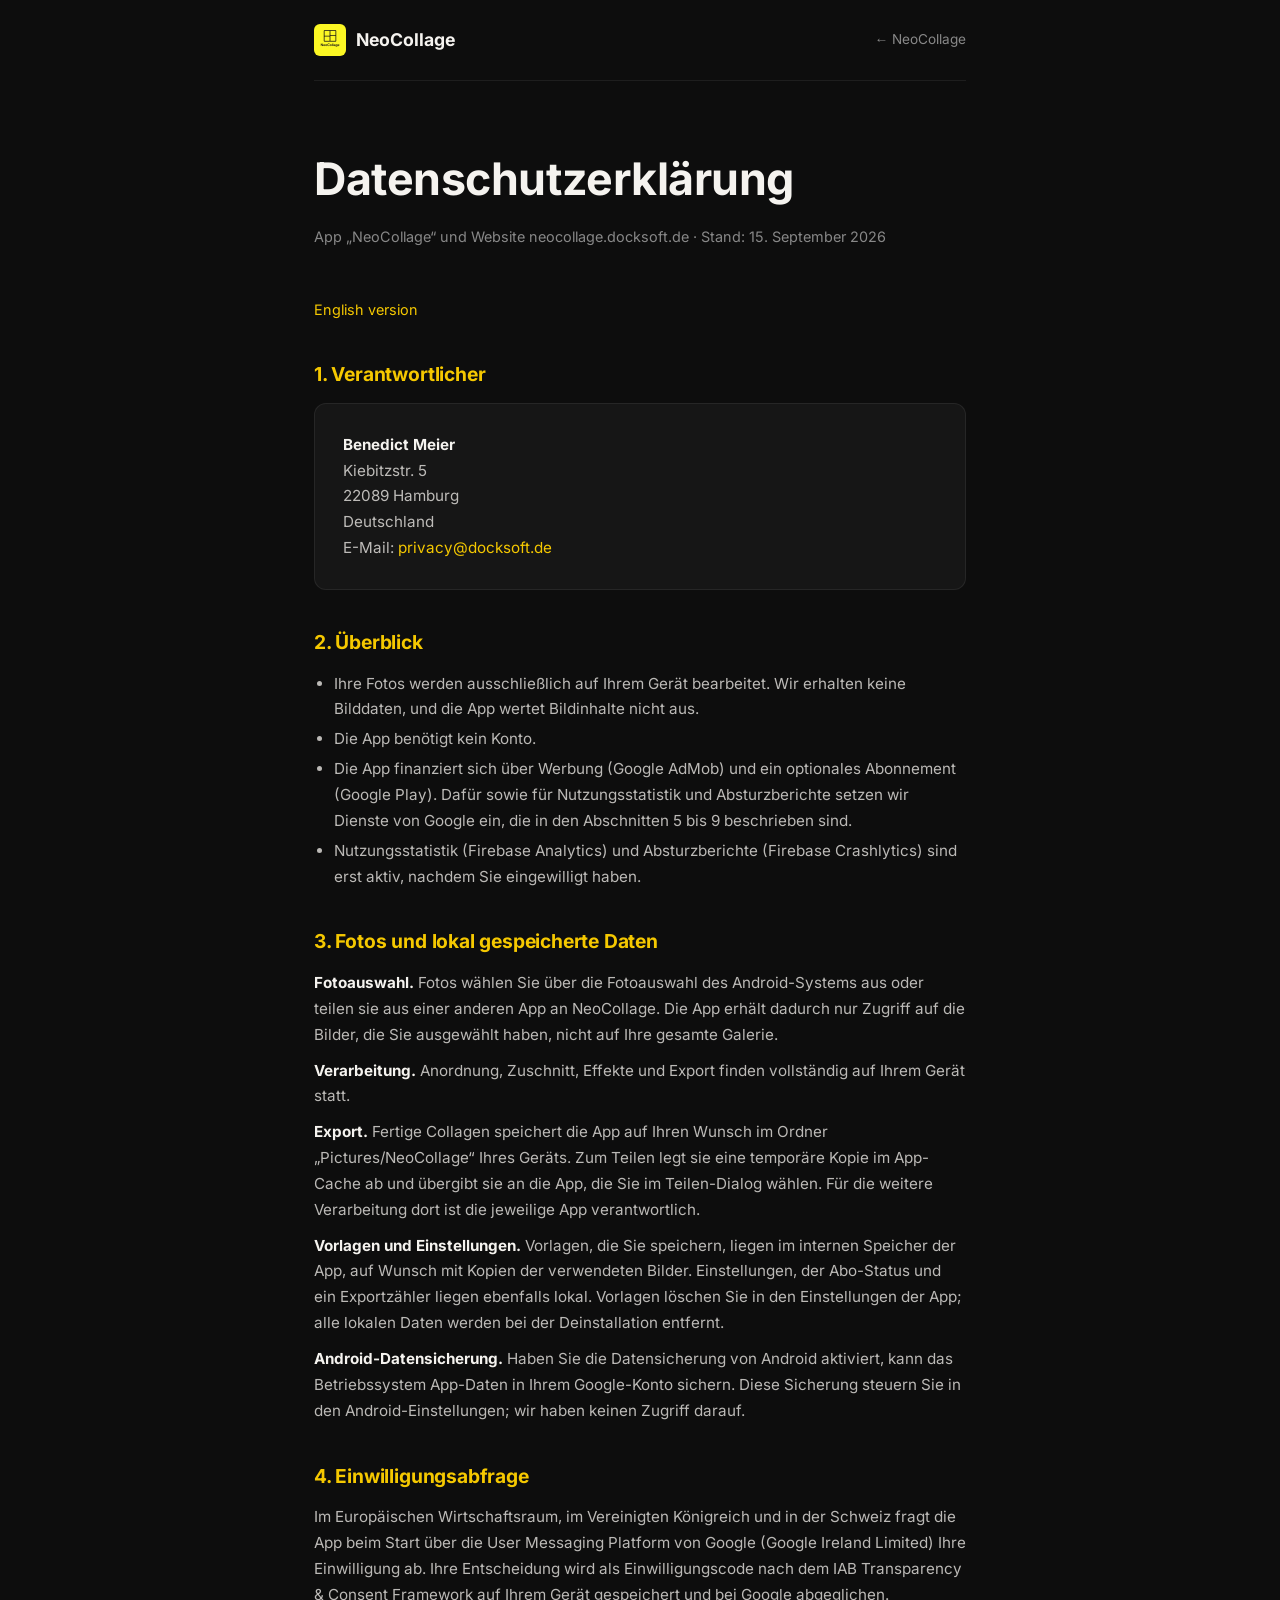
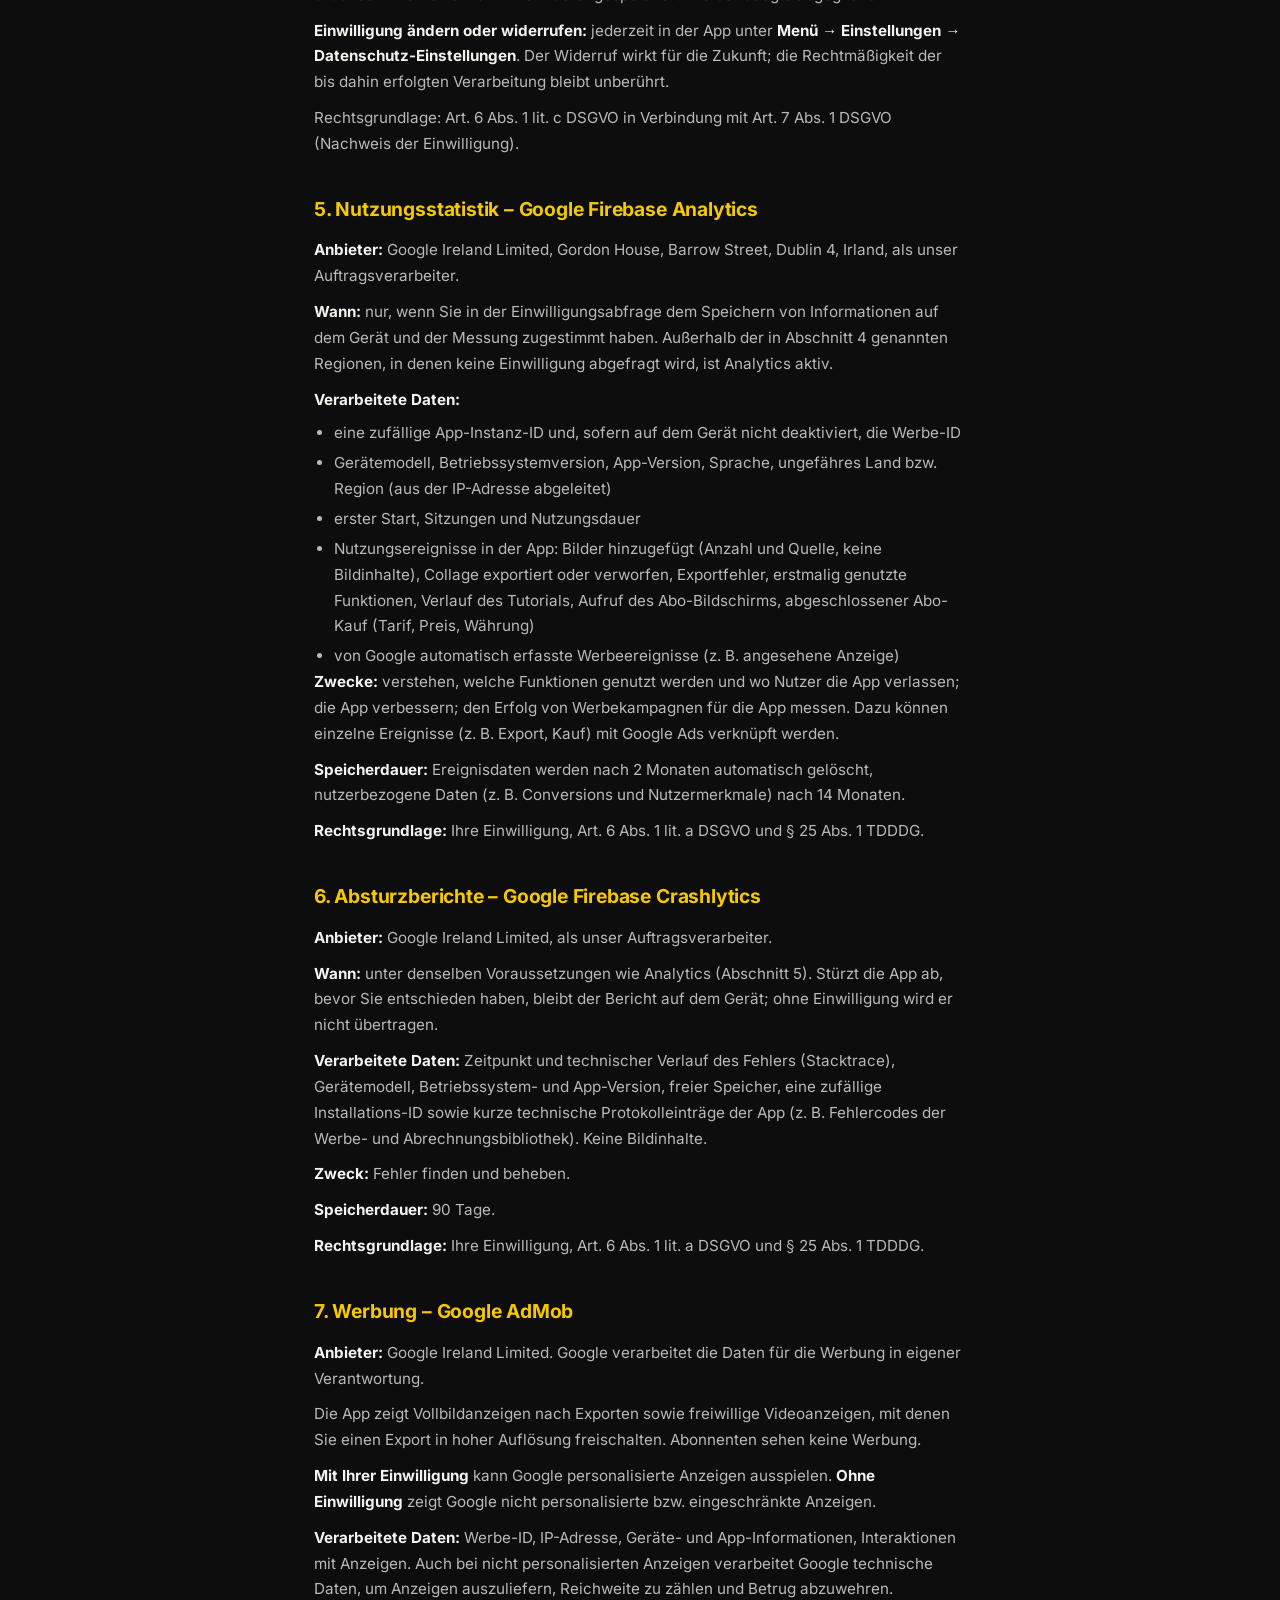
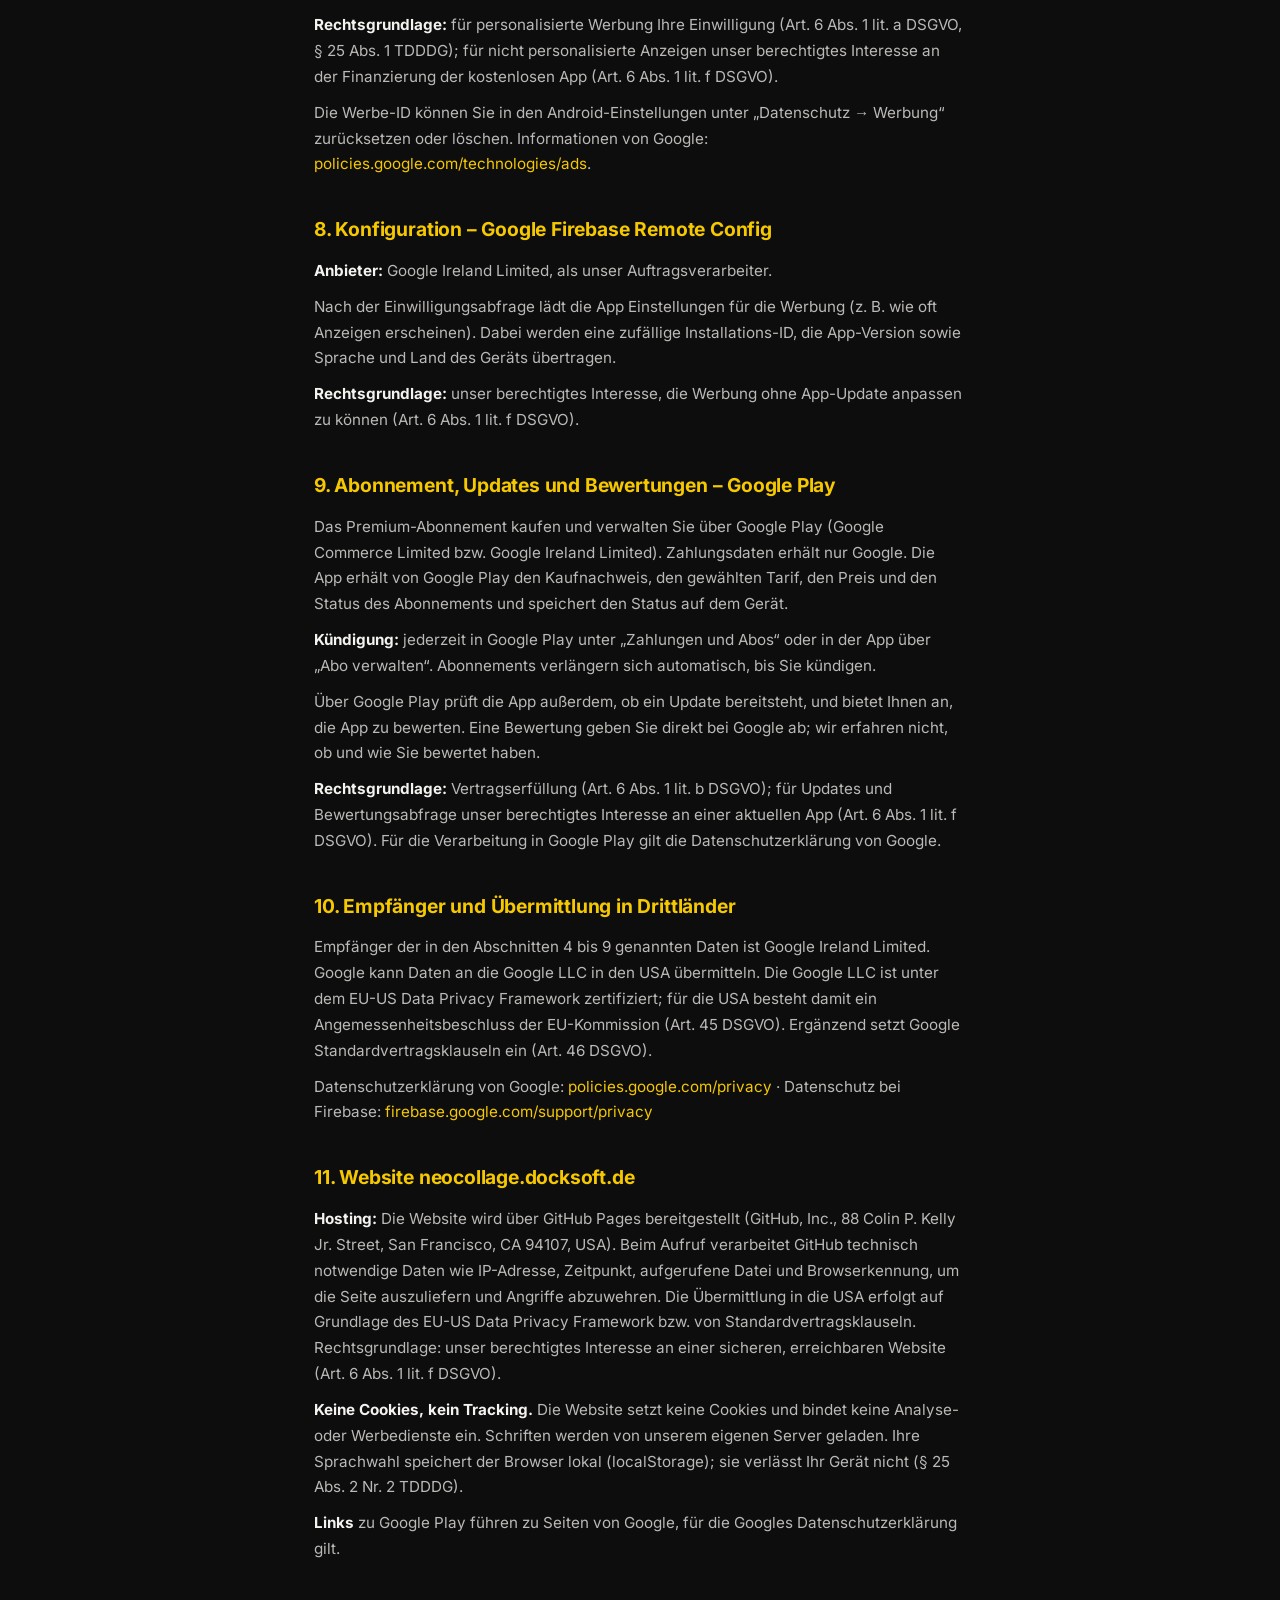
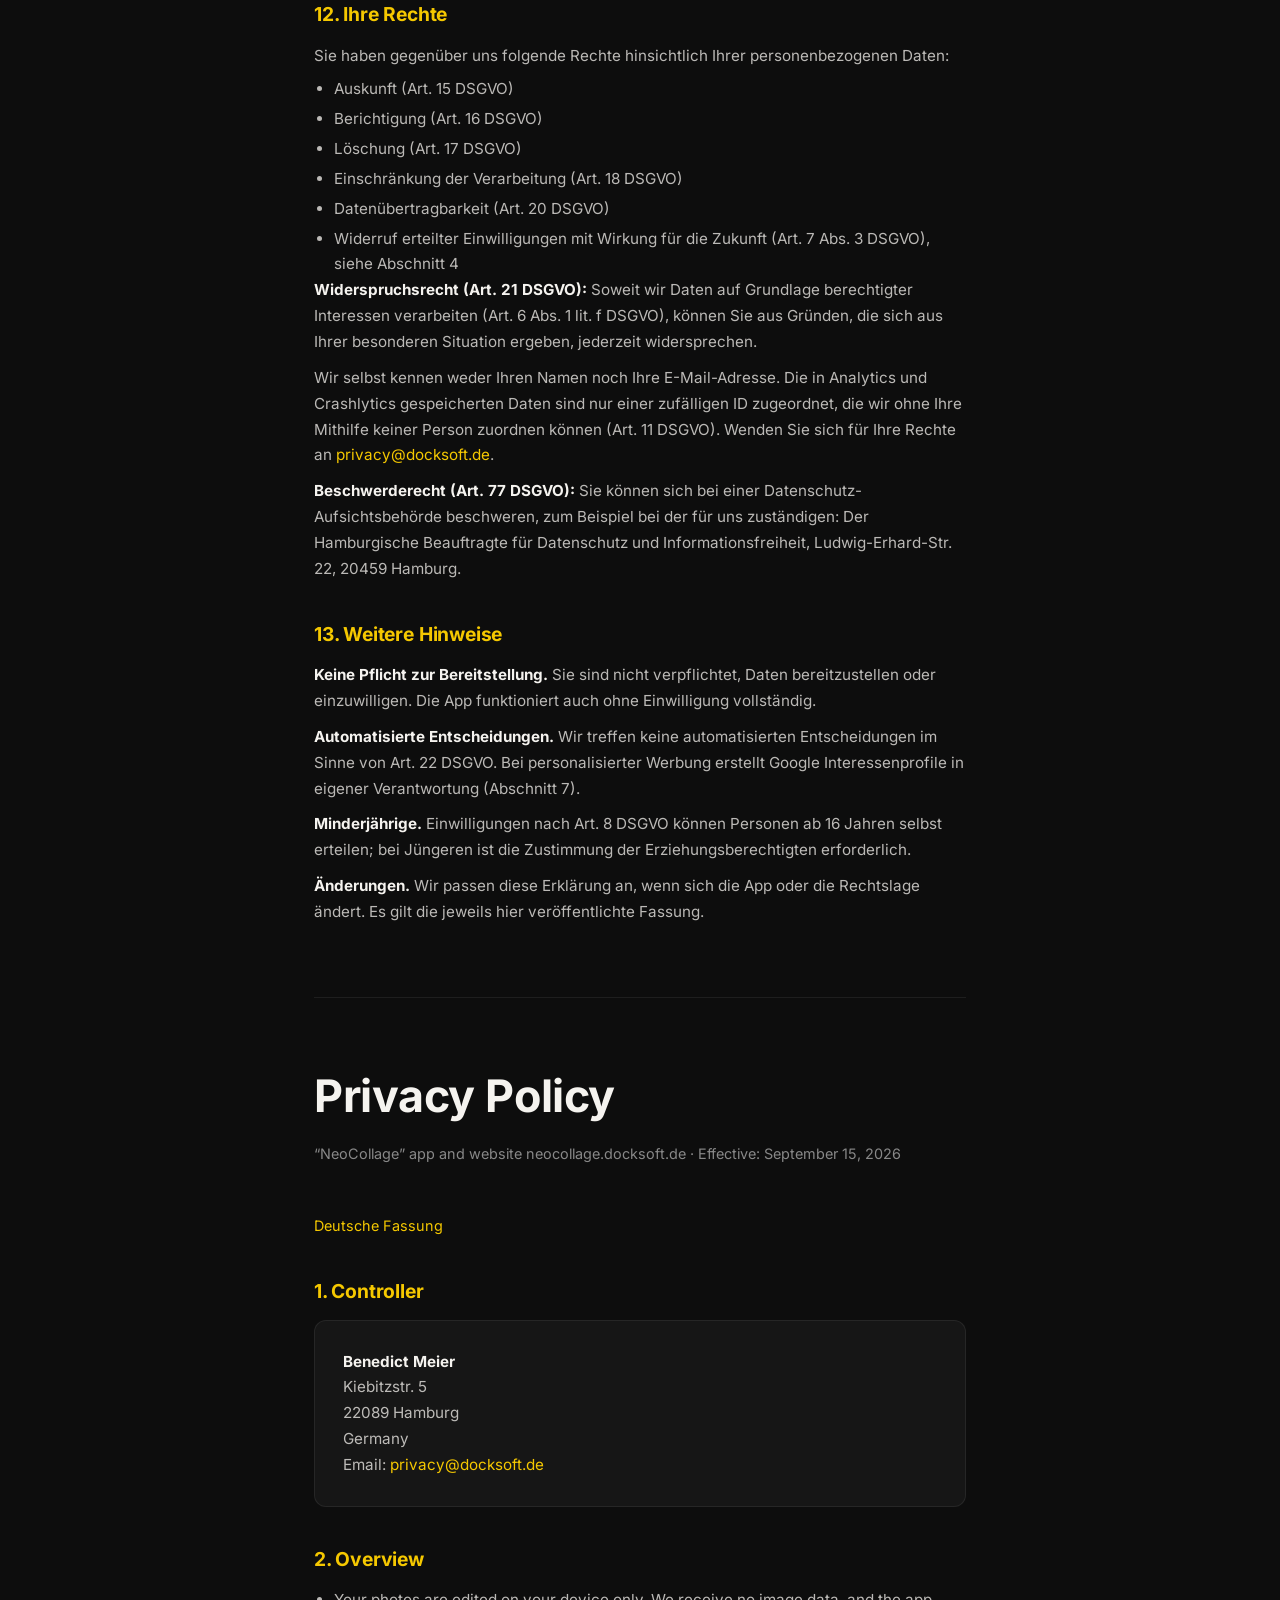
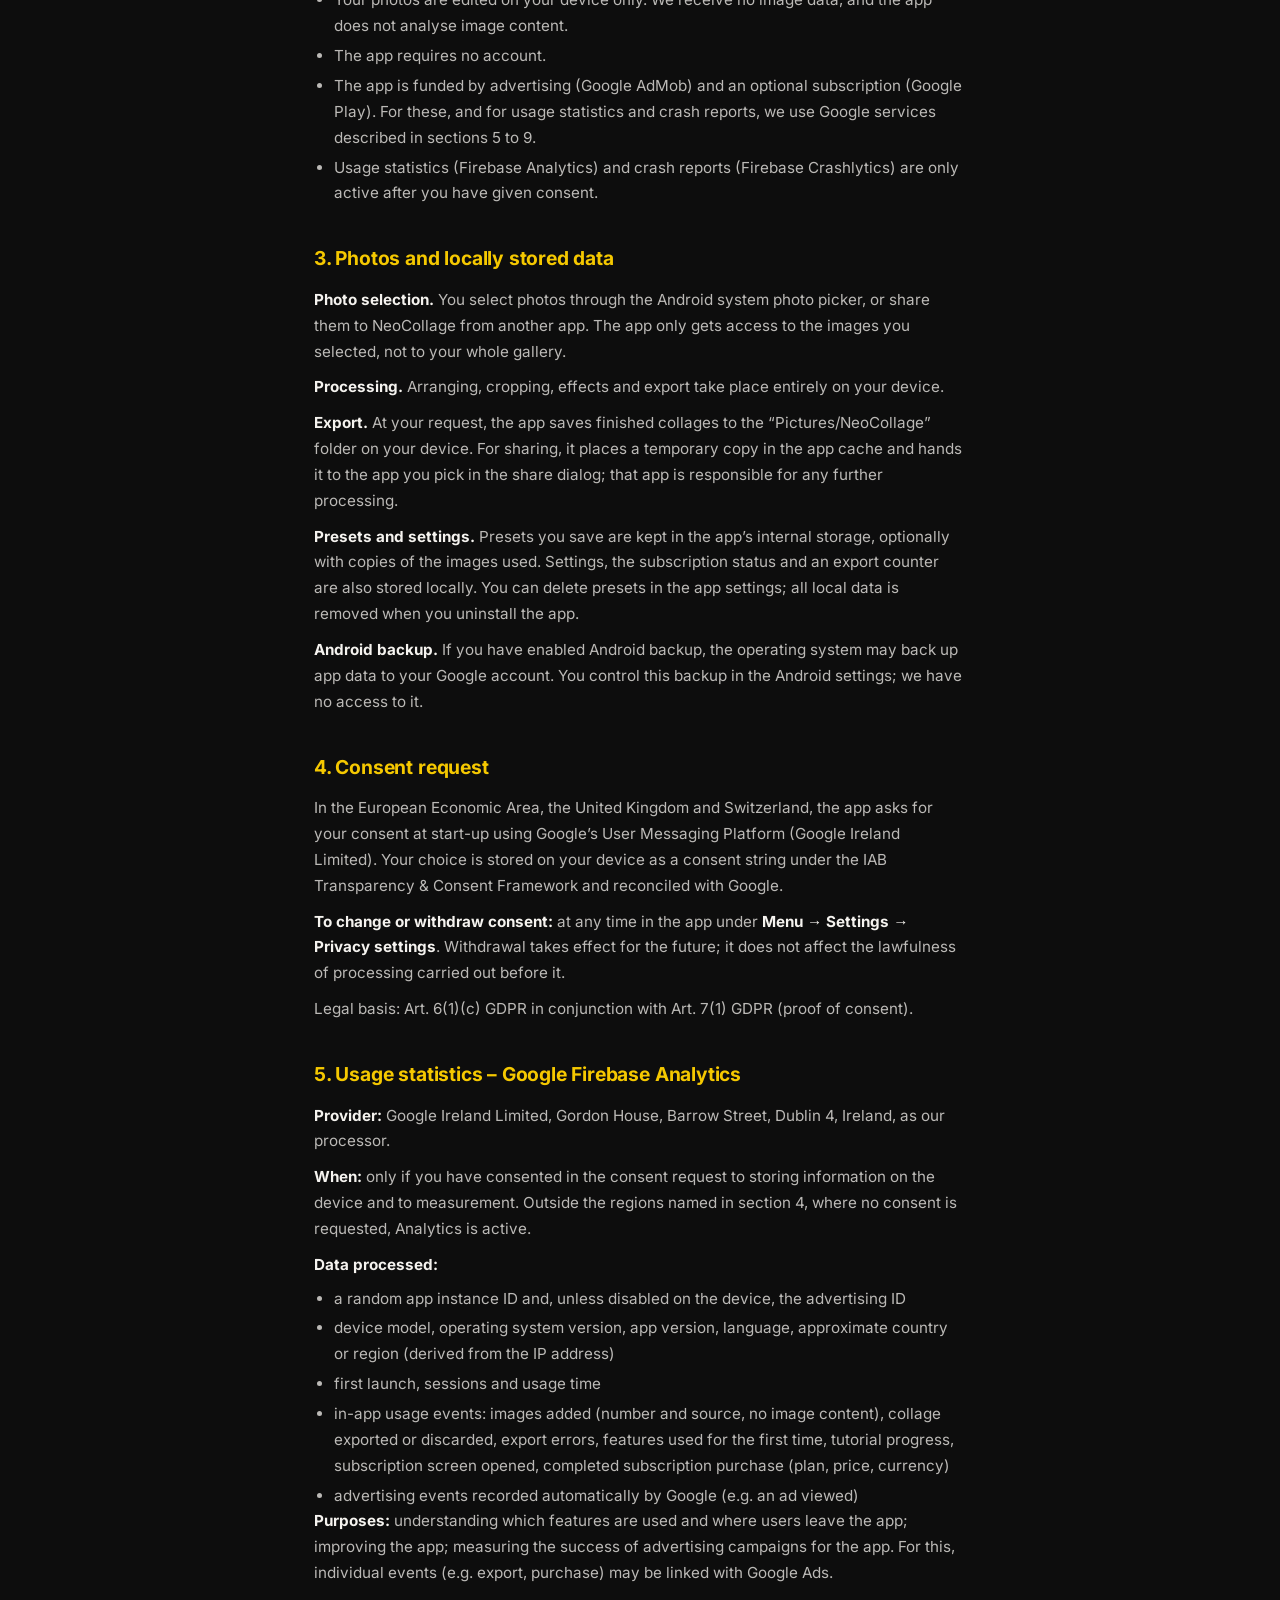
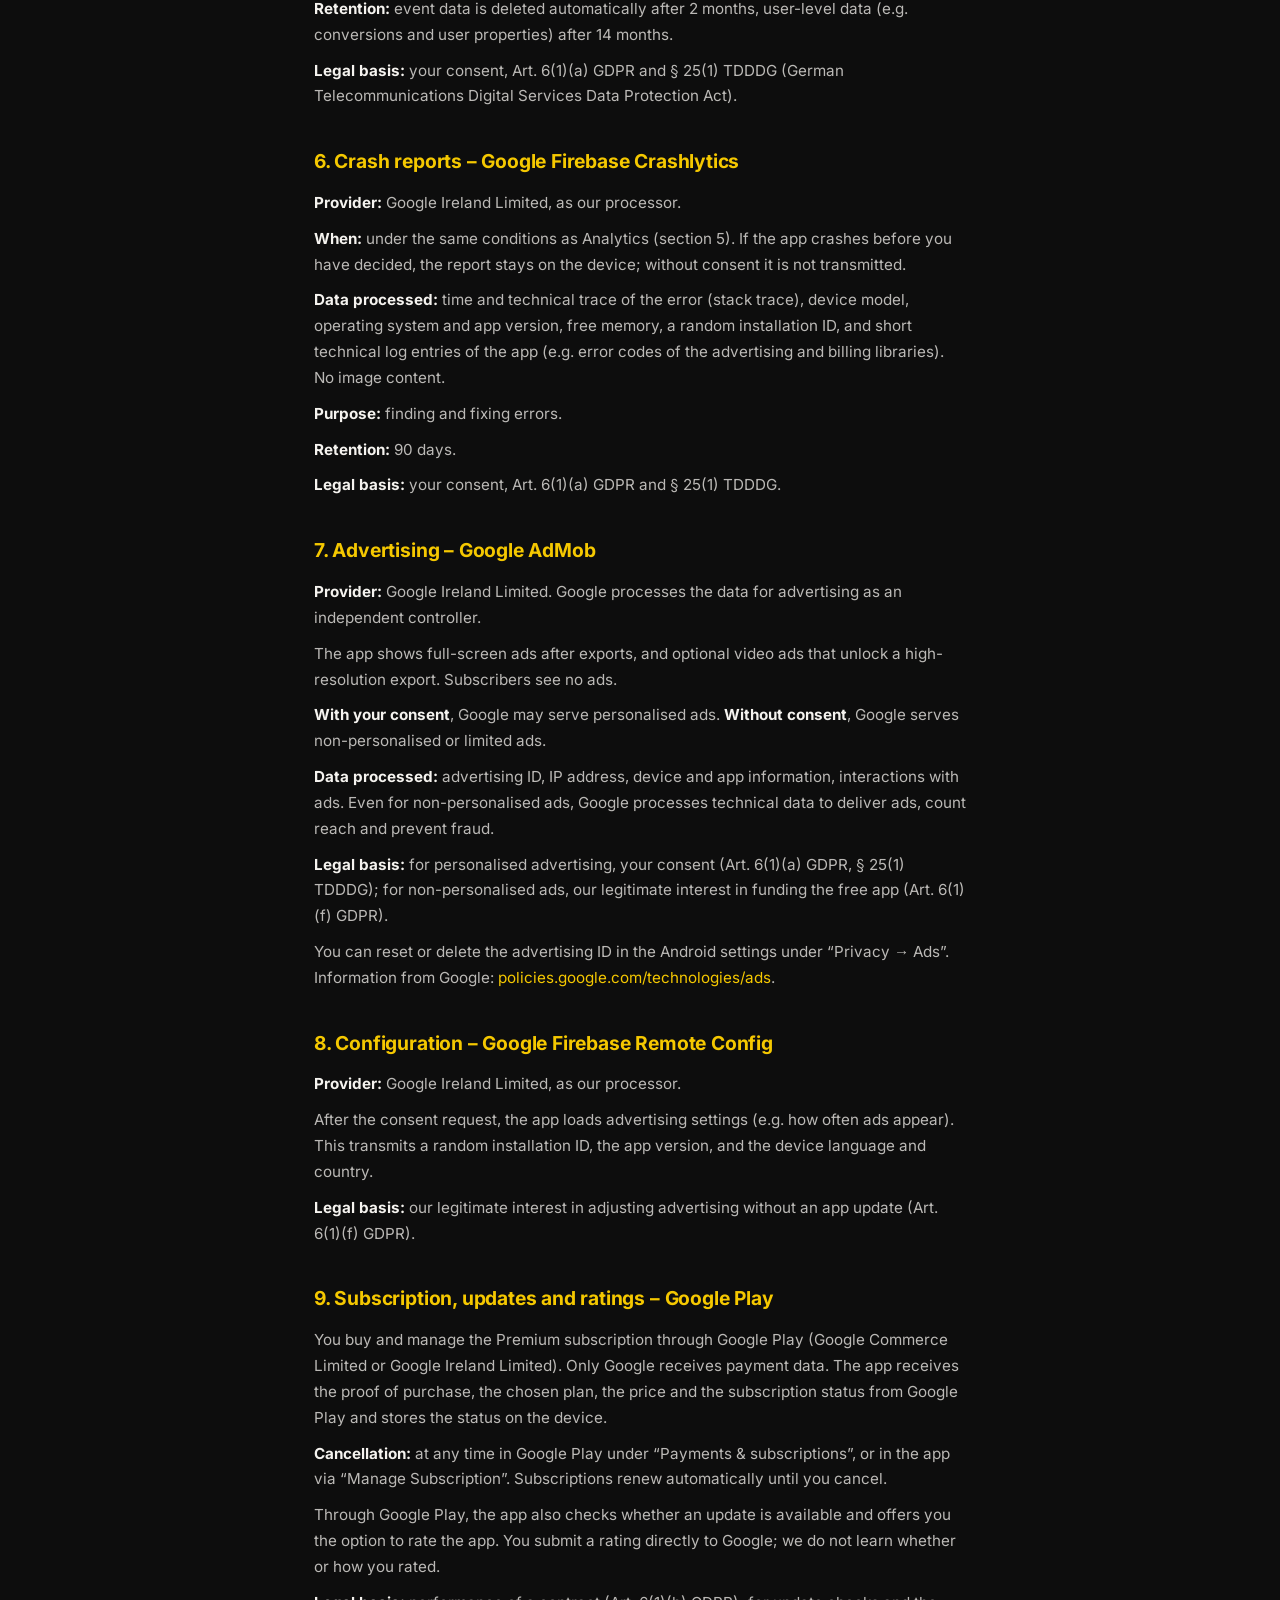
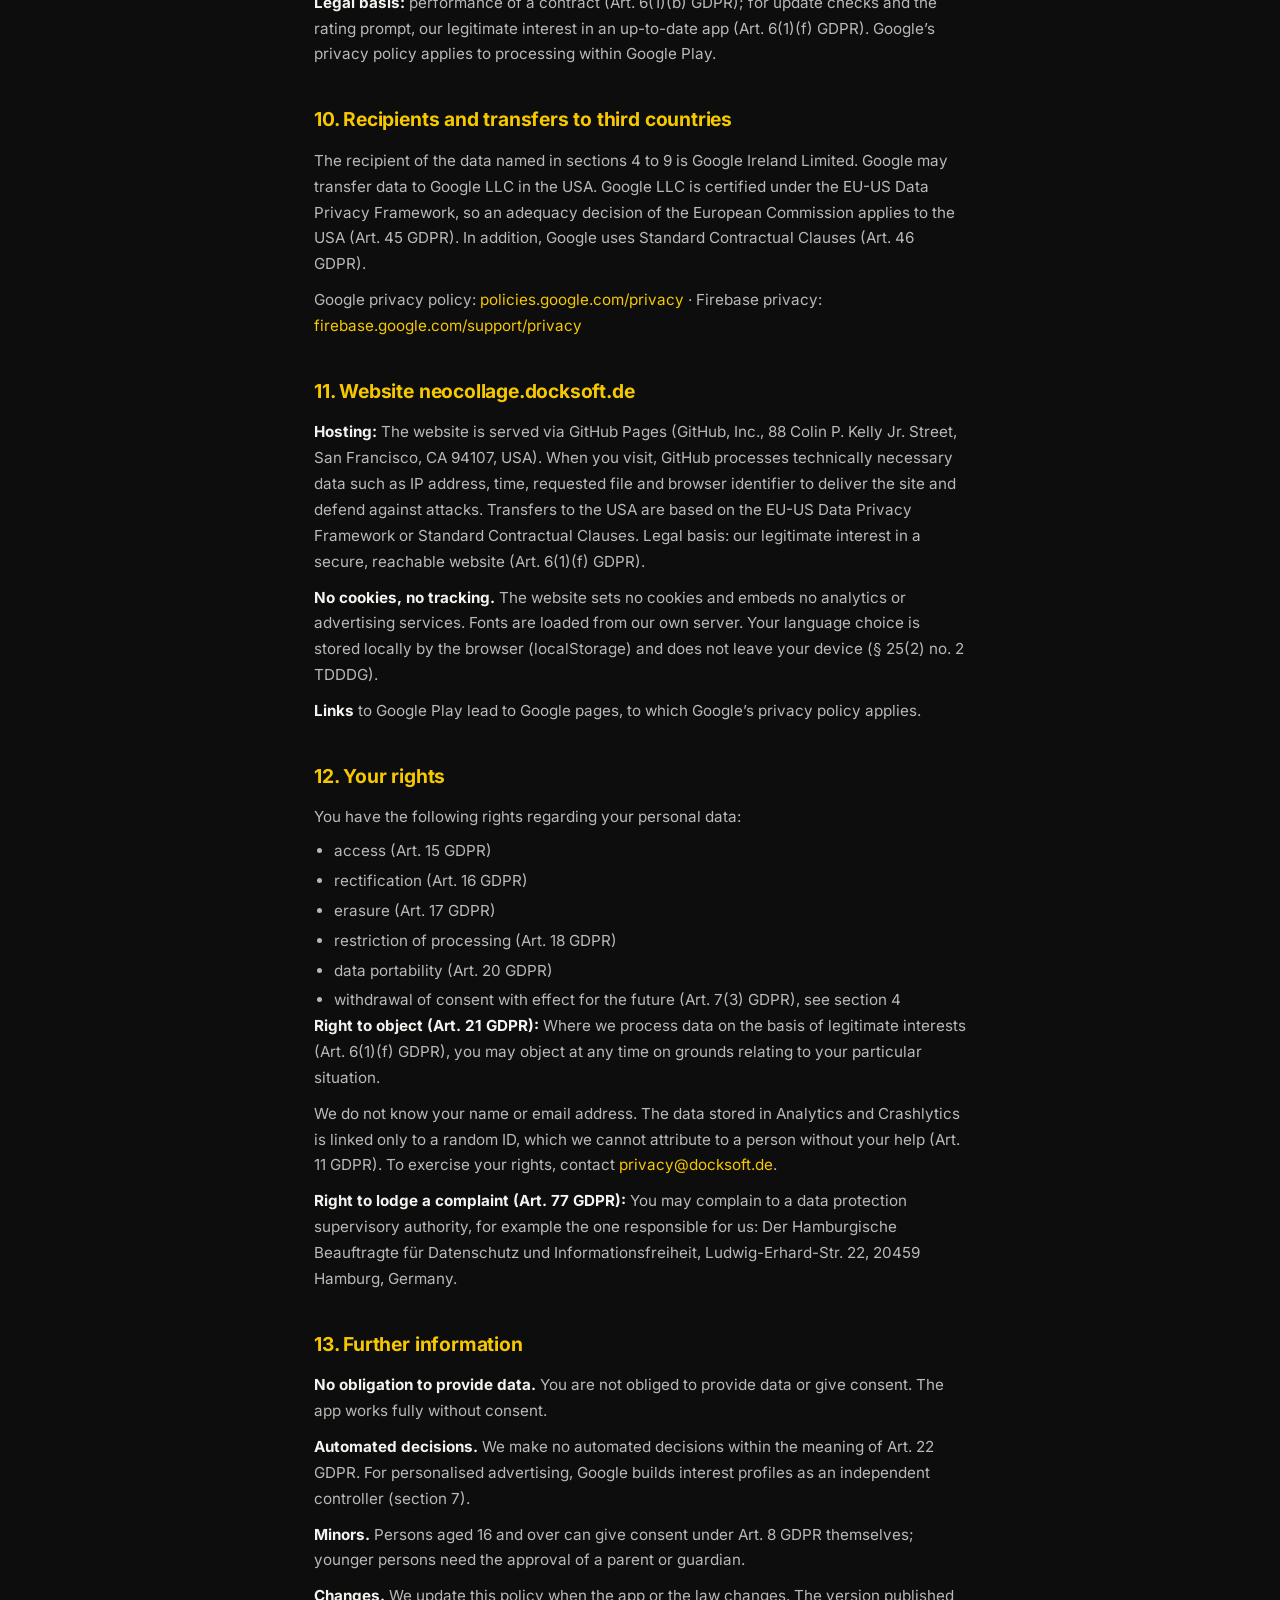
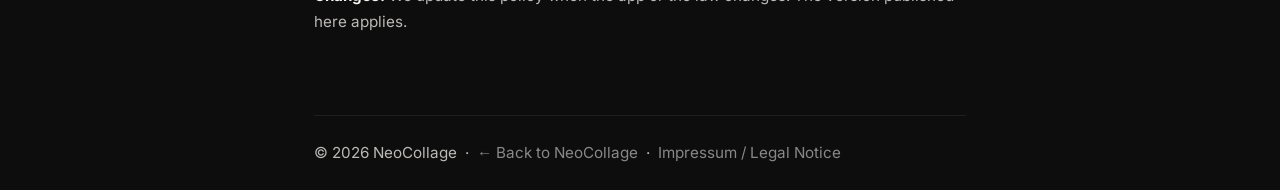
<file: datenschutz.html>
<!DOCTYPE html>
<html lang="de">
<head>
  <meta charset="UTF-8" />
  <meta name="viewport" content="width=device-width, initial-scale=1.0" />
  <title>Datenschutzerklärung – NeoCollage / Docksoft</title>
  <link rel="icon" href="assets/icon.png" />
  <link rel="stylesheet" href="assets/fonts/fonts.css" />
  <style>
    :root {
      --black: #0d0d0d; --white: #f5f3ef; --yellow: #f5c800;
      --gray: #888; --card-bg: #161616; --border: rgba(255,255,255,0.07);
    }
    *, *::before, *::after { box-sizing: border-box; margin: 0; padding: 0; }
    body {
      background: var(--black); color: var(--white);
      font-family: 'Inter', sans-serif; line-height: 1.7;
    }
    .container { max-width: 700px; margin: 0 auto; padding: 0 24px; }
    nav {
      padding: 24px 0; display: flex; align-items: center;
      justify-content: space-between; border-bottom: 1px solid var(--border);
    }
    .nav-brand { display: flex; align-items: center; gap: 10px; text-decoration: none; color: var(--white); }
    .nav-brand img { width: 32px; height: 32px; border-radius: 6px; }
    .nav-brand span { font-family: 'Inter', sans-serif; font-weight: 700; font-size: 1.1rem; }
    .back-link { font-size: 0.85rem; color: var(--gray); text-decoration: none; }
    .back-link:hover { color: var(--white); }
    main { padding: 60px 0 80px; }
    h1 {
      font-family: 'Inter', sans-serif;
      font-size: clamp(2rem, 4vw, 2.8rem);
      font-weight: 700;
      letter-spacing: -0.01em;
      margin-bottom: 8px;
      overflow-wrap: break-word;
    }
    .subtitle { color: var(--gray); font-size: 0.9rem; margin-bottom: 48px; }
    h2 {
      font-family: 'Inter', sans-serif;
      font-size: 1.2rem; color: var(--yellow);
      margin: 36px 0 12px;
      font-weight: 700;
      letter-spacing: -0.01em;
    }
    h3 { font-size: 1rem; font-weight: 700; margin: 20px 0 6px; }
    p, address, li { font-size: 0.95rem; color: rgba(245,243,239,0.75); font-style: normal; }
    p + p { margin-top: 10px; }
    ul { margin: 8px 0 0 20px; }
    li + li { margin-top: 4px; }
    strong { color: var(--white); }
    a { color: var(--yellow); text-decoration: none; overflow-wrap: anywhere; }
    a:hover { text-decoration: underline; }
    .card {
      background: var(--card-bg); border: 1px solid var(--border);
      border-radius: 12px; padding: 28px; margin-top: 12px;
    }
    .lang-switch { font-size: 0.9rem; margin-bottom: 32px; }
    .version-divider { border: 0; border-top: 1px solid var(--border); margin: 72px 0 60px; }
    footer {
      border-top: 1px solid var(--border);
      padding: 24px 0; font-size: 0.8rem; color: var(--gray);
    }
    footer a { color: var(--gray); }
    footer a:hover { color: var(--white); }
  </style>
</head>
<body>
  <div class="container">
    <nav>
      <a class="nav-brand" href="/">
        <img src="assets/neocollage-icon.png" alt="NeoCollage" />
        <span>NeoCollage</span>
      </a>
      <a class="back-link" href="/">← NeoCollage</a>
    </nav>

    <main>
      <!-- ===== DEUTSCH ===== -->
      <section id="de" lang="de">
        <h1>Datenschutz&shy;erklärung</h1>
        <p class="subtitle">App „NeoCollage“ und Website neocollage.docksoft.de · Stand: 15. September 2026</p>
        <p class="lang-switch"><a href="#en">English version</a></p>

        <h2>1. Verantwortlicher</h2>
        <div class="card">
          <address>
            <strong>Benedict Meier</strong><br />
            Kiebitzstr. 5<br />
            22089 Hamburg<br />
            Deutschland<br />
            E-Mail: <a href="mailto:privacy@docksoft.de">privacy@docksoft.de</a>
          </address>
        </div>

        <h2>2. Überblick</h2>
        <ul>
          <li>Ihre Fotos werden ausschließlich auf Ihrem Gerät bearbeitet. Wir erhalten keine Bilddaten, und die App wertet Bildinhalte nicht aus.</li>
          <li>Die App benötigt kein Konto.</li>
          <li>Die App finanziert sich über Werbung (Google AdMob) und ein optionales Abonnement (Google Play). Dafür sowie für Nutzungsstatistik und Absturzberichte setzen wir Dienste von Google ein, die in den Abschnitten 5 bis 9 beschrieben sind.</li>
          <li>Nutzungsstatistik (Firebase Analytics) und Absturzberichte (Firebase Crashlytics) sind erst aktiv, nachdem Sie eingewilligt haben.</li>
        </ul>

        <h2>3. Fotos und lokal gespeicherte Daten</h2>
        <p><strong>Fotoauswahl.</strong> Fotos wählen Sie über die Fotoauswahl des Android-Systems aus oder teilen sie aus einer anderen App an NeoCollage. Die App erhält dadurch nur Zugriff auf die Bilder, die Sie ausgewählt haben, nicht auf Ihre gesamte Galerie.</p>
        <p><strong>Verarbeitung.</strong> Anordnung, Zuschnitt, Effekte und Export finden vollständig auf Ihrem Gerät statt.</p>
        <p><strong>Export.</strong> Fertige Collagen speichert die App auf Ihren Wunsch im Ordner „Pictures/NeoCollage“ Ihres Geräts. Zum Teilen legt sie eine temporäre Kopie im App-Cache ab und übergibt sie an die App, die Sie im Teilen-Dialog wählen. Für die weitere Verarbeitung dort ist die jeweilige App verantwortlich.</p>
        <p><strong>Vorlagen und Einstellungen.</strong> Vorlagen, die Sie speichern, liegen im internen Speicher der App, auf Wunsch mit Kopien der verwendeten Bilder. Einstellungen, der Abo-Status und ein Exportzähler liegen ebenfalls lokal. Vorlagen löschen Sie in den Einstellungen der App; alle lokalen Daten werden bei der Deinstallation entfernt.</p>
        <p><strong>Android-Datensicherung.</strong> Haben Sie die Datensicherung von Android aktiviert, kann das Betriebssystem App-Daten in Ihrem Google-Konto sichern. Diese Sicherung steuern Sie in den Android-Einstellungen; wir haben keinen Zugriff darauf.</p>

        <h2>4. Einwilligungsabfrage</h2>
        <p>Im Europäischen Wirtschaftsraum, im Vereinigten Königreich und in der Schweiz fragt die App beim Start über die User Messaging Platform von Google (Google Ireland Limited) Ihre Einwilligung ab. Ihre Entscheidung wird als Einwilligungscode nach dem IAB Transparency &amp; Consent Framework auf Ihrem Gerät gespeichert und bei Google abgeglichen.</p>
        <p><strong>Einwilligung ändern oder widerrufen:</strong> jederzeit in der App unter <strong>Menü → Einstellungen → Datenschutz-Einstellungen</strong>. Der Widerruf wirkt für die Zukunft; die Rechtmäßigkeit der bis dahin erfolgten Verarbeitung bleibt unberührt.</p>
        <p>Rechtsgrundlage: Art. 6 Abs. 1 lit. c DSGVO in Verbindung mit Art. 7 Abs. 1 DSGVO (Nachweis der Einwilligung).</p>

        <h2>5. Nutzungsstatistik – Google Firebase Analytics</h2>
        <p><strong>Anbieter:</strong> Google Ireland Limited, Gordon House, Barrow Street, Dublin 4, Irland, als unser Auftragsverarbeiter.</p>
        <p><strong>Wann:</strong> nur, wenn Sie in der Einwilligungsabfrage dem Speichern von Informationen auf dem Gerät und der Messung zugestimmt haben. Außerhalb der in Abschnitt 4 genannten Regionen, in denen keine Einwilligung abgefragt wird, ist Analytics aktiv.</p>
        <p><strong>Verarbeitete Daten:</strong></p>
        <ul>
          <li>eine zufällige App-Instanz-ID und, sofern auf dem Gerät nicht deaktiviert, die Werbe-ID</li>
          <li>Gerätemodell, Betriebssystemversion, App-Version, Sprache, ungefähres Land bzw. Region (aus der IP-Adresse abgeleitet)</li>
          <li>erster Start, Sitzungen und Nutzungsdauer</li>
          <li>Nutzungsereignisse in der App: Bilder hinzugefügt (Anzahl und Quelle, keine Bildinhalte), Collage exportiert oder verworfen, Exportfehler, erstmalig genutzte Funktionen, Verlauf des Tutorials, Aufruf des Abo-Bildschirms, abgeschlossener Abo-Kauf (Tarif, Preis, Währung)</li>
          <li>von Google automatisch erfasste Werbeereignisse (z. B. angesehene Anzeige)</li>
        </ul>
        <p><strong>Zwecke:</strong> verstehen, welche Funktionen genutzt werden und wo Nutzer die App verlassen; die App verbessern; den Erfolg von Werbekampagnen für die App messen. Dazu können einzelne Ereignisse (z. B. Export, Kauf) mit Google Ads verknüpft werden.</p>
        <p><strong>Speicherdauer:</strong> Ereignisdaten werden nach 2 Monaten automatisch gelöscht, nutzerbezogene Daten (z. B. Conversions und Nutzermerkmale) nach 14 Monaten.</p>
        <p><strong>Rechtsgrundlage:</strong> Ihre Einwilligung, Art. 6 Abs. 1 lit. a DSGVO und § 25 Abs. 1 TDDDG.</p>

        <h2>6. Absturzberichte – Google Firebase Crashlytics</h2>
        <p><strong>Anbieter:</strong> Google Ireland Limited, als unser Auftragsverarbeiter.</p>
        <p><strong>Wann:</strong> unter denselben Voraussetzungen wie Analytics (Abschnitt 5). Stürzt die App ab, bevor Sie entschieden haben, bleibt der Bericht auf dem Gerät; ohne Einwilligung wird er nicht übertragen.</p>
        <p><strong>Verarbeitete Daten:</strong> Zeitpunkt und technischer Verlauf des Fehlers (Stacktrace), Gerätemodell, Betriebssystem- und App-Version, freier Speicher, eine zufällige Installations-ID sowie kurze technische Protokolleinträge der App (z. B. Fehlercodes der Werbe- und Abrechnungsbibliothek). Keine Bildinhalte.</p>
        <p><strong>Zweck:</strong> Fehler finden und beheben.</p>
        <p><strong>Speicherdauer:</strong> 90 Tage.</p>
        <p><strong>Rechtsgrundlage:</strong> Ihre Einwilligung, Art. 6 Abs. 1 lit. a DSGVO und § 25 Abs. 1 TDDDG.</p>

        <h2>7. Werbung – Google AdMob</h2>
        <p><strong>Anbieter:</strong> Google Ireland Limited. Google verarbeitet die Daten für die Werbung in eigener Verantwortung.</p>
        <p>Die App zeigt Vollbildanzeigen nach Exporten sowie freiwillige Videoanzeigen, mit denen Sie einen Export in hoher Auflösung freischalten. Abonnenten sehen keine Werbung.</p>
        <p><strong>Mit Ihrer Einwilligung</strong> kann Google personalisierte Anzeigen ausspielen. <strong>Ohne Einwilligung</strong> zeigt Google nicht personalisierte bzw. eingeschränkte Anzeigen.</p>
        <p><strong>Verarbeitete Daten:</strong> Werbe-ID, IP-Adresse, Geräte- und App-Informationen, Interaktionen mit Anzeigen. Auch bei nicht personalisierten Anzeigen verarbeitet Google technische Daten, um Anzeigen auszuliefern, Reichweite zu zählen und Betrug abzuwehren.</p>
        <p><strong>Rechtsgrundlage:</strong> für personalisierte Werbung Ihre Einwilligung (Art. 6 Abs. 1 lit. a DSGVO, § 25 Abs. 1 TDDDG); für nicht personalisierte Anzeigen unser berechtigtes Interesse an der Finanzierung der kostenlosen App (Art. 6 Abs. 1 lit. f DSGVO).</p>
        <p>Die Werbe-ID können Sie in den Android-Einstellungen unter „Datenschutz → Werbung“ zurücksetzen oder löschen. Informationen von Google: <a href="https://policies.google.com/technologies/ads" target="_blank" rel="noopener">policies.google.com/technologies/ads</a>.</p>

        <h2>8. Konfiguration – Google Firebase Remote Config</h2>
        <p><strong>Anbieter:</strong> Google Ireland Limited, als unser Auftragsverarbeiter.</p>
        <p>Nach der Einwilligungsabfrage lädt die App Einstellungen für die Werbung (z. B. wie oft Anzeigen erscheinen). Dabei werden eine zufällige Installations-ID, die App-Version sowie Sprache und Land des Geräts übertragen.</p>
        <p><strong>Rechtsgrundlage:</strong> unser berechtigtes Interesse, die Werbung ohne App-Update anpassen zu können (Art. 6 Abs. 1 lit. f DSGVO).</p>

        <h2>9. Abonnement, Updates und Bewertungen – Google Play</h2>
        <p>Das Premium-Abonnement kaufen und verwalten Sie über Google Play (Google Commerce Limited bzw. Google Ireland Limited). Zahlungsdaten erhält nur Google. Die App erhält von Google Play den Kaufnachweis, den gewählten Tarif, den Preis und den Status des Abonnements und speichert den Status auf dem Gerät.</p>
        <p><strong>Kündigung:</strong> jederzeit in Google Play unter „Zahlungen und Abos“ oder in der App über „Abo verwalten“. Abonnements verlängern sich automatisch, bis Sie kündigen.</p>
        <p>Über Google Play prüft die App außerdem, ob ein Update bereitsteht, und bietet Ihnen an, die App zu bewerten. Eine Bewertung geben Sie direkt bei Google ab; wir erfahren nicht, ob und wie Sie bewertet haben.</p>
        <p><strong>Rechtsgrundlage:</strong> Vertragserfüllung (Art. 6 Abs. 1 lit. b DSGVO); für Updates und Bewertungsabfrage unser berechtigtes Interesse an einer aktuellen App (Art. 6 Abs. 1 lit. f DSGVO). Für die Verarbeitung in Google Play gilt die Datenschutzerklärung von Google.</p>

        <h2>10. Empfänger und Übermittlung in Drittländer</h2>
        <p>Empfänger der in den Abschnitten 4 bis 9 genannten Daten ist Google Ireland Limited. Google kann Daten an die Google LLC in den USA übermitteln. Die Google LLC ist unter dem EU-US Data Privacy Framework zertifiziert; für die USA besteht damit ein Angemessenheitsbeschluss der EU-Kommission (Art. 45 DSGVO). Ergänzend setzt Google Standardvertragsklauseln ein (Art. 46 DSGVO).</p>
        <p>Datenschutzerklärung von Google: <a href="https://policies.google.com/privacy" target="_blank" rel="noopener">policies.google.com/privacy</a> · Datenschutz bei Firebase: <a href="https://firebase.google.com/support/privacy" target="_blank" rel="noopener">firebase.google.com/support/privacy</a></p>

        <h2>11. Website neocollage.docksoft.de</h2>
        <p><strong>Hosting:</strong> Die Website wird über GitHub Pages bereitgestellt (GitHub, Inc., 88 Colin P. Kelly Jr. Street, San Francisco, CA 94107, USA). Beim Aufruf verarbeitet GitHub technisch notwendige Daten wie IP-Adresse, Zeitpunkt, aufgerufene Datei und Browserkennung, um die Seite auszuliefern und Angriffe abzuwehren. Die Übermittlung in die USA erfolgt auf Grundlage des EU-US Data Privacy Framework bzw. von Standardvertragsklauseln. Rechtsgrundlage: unser berechtigtes Interesse an einer sicheren, erreichbaren Website (Art. 6 Abs. 1 lit. f DSGVO).</p>
        <p><strong>Keine Cookies, kein Tracking.</strong> Die Website setzt keine Cookies und bindet keine Analyse- oder Werbedienste ein. Schriften werden von unserem eigenen Server geladen. Ihre Sprachwahl speichert der Browser lokal (localStorage); sie verlässt Ihr Gerät nicht (§ 25 Abs. 2 Nr. 2 TDDDG).</p>
        <p><strong>Links</strong> zu Google Play führen zu Seiten von Google, für die Googles Datenschutzerklärung gilt.</p>

        <h2>12. Ihre Rechte</h2>
        <p>Sie haben gegenüber uns folgende Rechte hinsichtlich Ihrer personenbezogenen Daten:</p>
        <ul>
          <li>Auskunft (Art. 15 DSGVO)</li>
          <li>Berichtigung (Art. 16 DSGVO)</li>
          <li>Löschung (Art. 17 DSGVO)</li>
          <li>Einschränkung der Verarbeitung (Art. 18 DSGVO)</li>
          <li>Datenübertragbarkeit (Art. 20 DSGVO)</li>
          <li>Widerruf erteilter Einwilligungen mit Wirkung für die Zukunft (Art. 7 Abs. 3 DSGVO), siehe Abschnitt 4</li>
        </ul>
        <p><strong>Widerspruchsrecht (Art. 21 DSGVO):</strong> Soweit wir Daten auf Grundlage berechtigter Interessen verarbeiten (Art. 6 Abs. 1 lit. f DSGVO), können Sie aus Gründen, die sich aus Ihrer besonderen Situation ergeben, jederzeit widersprechen.</p>
        <p>Wir selbst kennen weder Ihren Namen noch Ihre E-Mail-Adresse. Die in Analytics und Crashlytics gespeicherten Daten sind nur einer zufälligen ID zugeordnet, die wir ohne Ihre Mithilfe keiner Person zuordnen können (Art. 11 DSGVO). Wenden Sie sich für Ihre Rechte an <a href="mailto:privacy@docksoft.de">privacy@docksoft.de</a>.</p>
        <p><strong>Beschwerderecht (Art. 77 DSGVO):</strong> Sie können sich bei einer Datenschutz-Aufsichtsbehörde beschweren, zum Beispiel bei der für uns zuständigen: Der Hamburgische Beauftragte für Datenschutz und Informationsfreiheit, Ludwig-Erhard-Str. 22, 20459 Hamburg.</p>

        <h2>13. Weitere Hinweise</h2>
        <p><strong>Keine Pflicht zur Bereitstellung.</strong> Sie sind nicht verpflichtet, Daten bereitzustellen oder einzuwilligen. Die App funktioniert auch ohne Einwilligung vollständig.</p>
        <p><strong>Automatisierte Entscheidungen.</strong> Wir treffen keine automatisierten Entscheidungen im Sinne von Art. 22 DSGVO. Bei personalisierter Werbung erstellt Google Interessenprofile in eigener Verantwortung (Abschnitt 7).</p>
        <p><strong>Minderjährige.</strong> Einwilligungen nach Art. 8 DSGVO können Personen ab 16 Jahren selbst erteilen; bei Jüngeren ist die Zustimmung der Erziehungsberechtigten erforderlich.</p>
        <p><strong>Änderungen.</strong> Wir passen diese Erklärung an, wenn sich die App oder die Rechtslage ändert. Es gilt die jeweils hier veröffentlichte Fassung.</p>
      </section>

      <hr class="version-divider" />

      <!-- ===== ENGLISH ===== -->
      <section id="en" lang="en">
        <h1>Privacy Policy</h1>
        <p class="subtitle">“NeoCollage” app and website neocollage.docksoft.de · Effective: September 15, 2026</p>
        <p class="lang-switch"><a href="#de">Deutsche Fassung</a></p>

        <h2>1. Controller</h2>
        <div class="card">
          <address>
            <strong>Benedict Meier</strong><br />
            Kiebitzstr. 5<br />
            22089 Hamburg<br />
            Germany<br />
            Email: <a href="mailto:privacy@docksoft.de">privacy@docksoft.de</a>
          </address>
        </div>

        <h2>2. Overview</h2>
        <ul>
          <li>Your photos are edited on your device only. We receive no image data, and the app does not analyse image content.</li>
          <li>The app requires no account.</li>
          <li>The app is funded by advertising (Google AdMob) and an optional subscription (Google Play). For these, and for usage statistics and crash reports, we use Google services described in sections 5 to 9.</li>
          <li>Usage statistics (Firebase Analytics) and crash reports (Firebase Crashlytics) are only active after you have given consent.</li>
        </ul>

        <h2>3. Photos and locally stored data</h2>
        <p><strong>Photo selection.</strong> You select photos through the Android system photo picker, or share them to NeoCollage from another app. The app only gets access to the images you selected, not to your whole gallery.</p>
        <p><strong>Processing.</strong> Arranging, cropping, effects and export take place entirely on your device.</p>
        <p><strong>Export.</strong> At your request, the app saves finished collages to the “Pictures/NeoCollage” folder on your device. For sharing, it places a temporary copy in the app cache and hands it to the app you pick in the share dialog; that app is responsible for any further processing.</p>
        <p><strong>Presets and settings.</strong> Presets you save are kept in the app’s internal storage, optionally with copies of the images used. Settings, the subscription status and an export counter are also stored locally. You can delete presets in the app settings; all local data is removed when you uninstall the app.</p>
        <p><strong>Android backup.</strong> If you have enabled Android backup, the operating system may back up app data to your Google account. You control this backup in the Android settings; we have no access to it.</p>

        <h2>4. Consent request</h2>
        <p>In the European Economic Area, the United Kingdom and Switzerland, the app asks for your consent at start-up using Google’s User Messaging Platform (Google Ireland Limited). Your choice is stored on your device as a consent string under the IAB Transparency &amp; Consent Framework and reconciled with Google.</p>
        <p><strong>To change or withdraw consent:</strong> at any time in the app under <strong>Menu → Settings → Privacy settings</strong>. Withdrawal takes effect for the future; it does not affect the lawfulness of processing carried out before it.</p>
        <p>Legal basis: Art. 6(1)(c) GDPR in conjunction with Art. 7(1) GDPR (proof of consent).</p>

        <h2>5. Usage statistics – Google Firebase Analytics</h2>
        <p><strong>Provider:</strong> Google Ireland Limited, Gordon House, Barrow Street, Dublin 4, Ireland, as our processor.</p>
        <p><strong>When:</strong> only if you have consented in the consent request to storing information on the device and to measurement. Outside the regions named in section 4, where no consent is requested, Analytics is active.</p>
        <p><strong>Data processed:</strong></p>
        <ul>
          <li>a random app instance ID and, unless disabled on the device, the advertising ID</li>
          <li>device model, operating system version, app version, language, approximate country or region (derived from the IP address)</li>
          <li>first launch, sessions and usage time</li>
          <li>in-app usage events: images added (number and source, no image content), collage exported or discarded, export errors, features used for the first time, tutorial progress, subscription screen opened, completed subscription purchase (plan, price, currency)</li>
          <li>advertising events recorded automatically by Google (e.g. an ad viewed)</li>
        </ul>
        <p><strong>Purposes:</strong> understanding which features are used and where users leave the app; improving the app; measuring the success of advertising campaigns for the app. For this, individual events (e.g. export, purchase) may be linked with Google Ads.</p>
        <p><strong>Retention:</strong> event data is deleted automatically after 2 months, user-level data (e.g. conversions and user properties) after 14 months.</p>
        <p><strong>Legal basis:</strong> your consent, Art. 6(1)(a) GDPR and § 25(1) TDDDG (German Telecommunications Digital Services Data Protection Act).</p>

        <h2>6. Crash reports – Google Firebase Crashlytics</h2>
        <p><strong>Provider:</strong> Google Ireland Limited, as our processor.</p>
        <p><strong>When:</strong> under the same conditions as Analytics (section 5). If the app crashes before you have decided, the report stays on the device; without consent it is not transmitted.</p>
        <p><strong>Data processed:</strong> time and technical trace of the error (stack trace), device model, operating system and app version, free memory, a random installation ID, and short technical log entries of the app (e.g. error codes of the advertising and billing libraries). No image content.</p>
        <p><strong>Purpose:</strong> finding and fixing errors.</p>
        <p><strong>Retention:</strong> 90 days.</p>
        <p><strong>Legal basis:</strong> your consent, Art. 6(1)(a) GDPR and § 25(1) TDDDG.</p>

        <h2>7. Advertising – Google AdMob</h2>
        <p><strong>Provider:</strong> Google Ireland Limited. Google processes the data for advertising as an independent controller.</p>
        <p>The app shows full-screen ads after exports, and optional video ads that unlock a high-resolution export. Subscribers see no ads.</p>
        <p><strong>With your consent</strong>, Google may serve personalised ads. <strong>Without consent</strong>, Google serves non-personalised or limited ads.</p>
        <p><strong>Data processed:</strong> advertising ID, IP address, device and app information, interactions with ads. Even for non-personalised ads, Google processes technical data to deliver ads, count reach and prevent fraud.</p>
        <p><strong>Legal basis:</strong> for personalised advertising, your consent (Art. 6(1)(a) GDPR, § 25(1) TDDDG); for non-personalised ads, our legitimate interest in funding the free app (Art. 6(1)(f) GDPR).</p>
        <p>You can reset or delete the advertising ID in the Android settings under “Privacy → Ads”. Information from Google: <a href="https://policies.google.com/technologies/ads" target="_blank" rel="noopener">policies.google.com/technologies/ads</a>.</p>

        <h2>8. Configuration – Google Firebase Remote Config</h2>
        <p><strong>Provider:</strong> Google Ireland Limited, as our processor.</p>
        <p>After the consent request, the app loads advertising settings (e.g. how often ads appear). This transmits a random installation ID, the app version, and the device language and country.</p>
        <p><strong>Legal basis:</strong> our legitimate interest in adjusting advertising without an app update (Art. 6(1)(f) GDPR).</p>

        <h2>9. Subscription, updates and ratings – Google Play</h2>
        <p>You buy and manage the Premium subscription through Google Play (Google Commerce Limited or Google Ireland Limited). Only Google receives payment data. The app receives the proof of purchase, the chosen plan, the price and the subscription status from Google Play and stores the status on the device.</p>
        <p><strong>Cancellation:</strong> at any time in Google Play under “Payments &amp; subscriptions”, or in the app via “Manage Subscription”. Subscriptions renew automatically until you cancel.</p>
        <p>Through Google Play, the app also checks whether an update is available and offers you the option to rate the app. You submit a rating directly to Google; we do not learn whether or how you rated.</p>
        <p><strong>Legal basis:</strong> performance of a contract (Art. 6(1)(b) GDPR); for update checks and the rating prompt, our legitimate interest in an up-to-date app (Art. 6(1)(f) GDPR). Google’s privacy policy applies to processing within Google Play.</p>

        <h2>10. Recipients and transfers to third countries</h2>
        <p>The recipient of the data named in sections 4 to 9 is Google Ireland Limited. Google may transfer data to Google LLC in the USA. Google LLC is certified under the EU-US Data Privacy Framework, so an adequacy decision of the European Commission applies to the USA (Art. 45 GDPR). In addition, Google uses Standard Contractual Clauses (Art. 46 GDPR).</p>
        <p>Google privacy policy: <a href="https://policies.google.com/privacy" target="_blank" rel="noopener">policies.google.com/privacy</a> · Firebase privacy: <a href="https://firebase.google.com/support/privacy" target="_blank" rel="noopener">firebase.google.com/support/privacy</a></p>

        <h2>11. Website neocollage.docksoft.de</h2>
        <p><strong>Hosting:</strong> The website is served via GitHub Pages (GitHub, Inc., 88 Colin P. Kelly Jr. Street, San Francisco, CA 94107, USA). When you visit, GitHub processes technically necessary data such as IP address, time, requested file and browser identifier to deliver the site and defend against attacks. Transfers to the USA are based on the EU-US Data Privacy Framework or Standard Contractual Clauses. Legal basis: our legitimate interest in a secure, reachable website (Art. 6(1)(f) GDPR).</p>
        <p><strong>No cookies, no tracking.</strong> The website sets no cookies and embeds no analytics or advertising services. Fonts are loaded from our own server. Your language choice is stored locally by the browser (localStorage) and does not leave your device (§ 25(2) no. 2 TDDDG).</p>
        <p><strong>Links</strong> to Google Play lead to Google pages, to which Google’s privacy policy applies.</p>

        <h2>12. Your rights</h2>
        <p>You have the following rights regarding your personal data:</p>
        <ul>
          <li>access (Art. 15 GDPR)</li>
          <li>rectification (Art. 16 GDPR)</li>
          <li>erasure (Art. 17 GDPR)</li>
          <li>restriction of processing (Art. 18 GDPR)</li>
          <li>data portability (Art. 20 GDPR)</li>
          <li>withdrawal of consent with effect for the future (Art. 7(3) GDPR), see section 4</li>
        </ul>
        <p><strong>Right to object (Art. 21 GDPR):</strong> Where we process data on the basis of legitimate interests (Art. 6(1)(f) GDPR), you may object at any time on grounds relating to your particular situation.</p>
        <p>We do not know your name or email address. The data stored in Analytics and Crashlytics is linked only to a random ID, which we cannot attribute to a person without your help (Art. 11 GDPR). To exercise your rights, contact <a href="mailto:privacy@docksoft.de">privacy@docksoft.de</a>.</p>
        <p><strong>Right to lodge a complaint (Art. 77 GDPR):</strong> You may complain to a data protection supervisory authority, for example the one responsible for us: Der Hamburgische Beauftragte für Datenschutz und Informationsfreiheit, Ludwig-Erhard-Str. 22, 20459 Hamburg, Germany.</p>

        <h2>13. Further information</h2>
        <p><strong>No obligation to provide data.</strong> You are not obliged to provide data or give consent. The app works fully without consent.</p>
        <p><strong>Automated decisions.</strong> We make no automated decisions within the meaning of Art. 22 GDPR. For personalised advertising, Google builds interest profiles as an independent controller (section 7).</p>
        <p><strong>Minors.</strong> Persons aged 16 and over can give consent under Art. 8 GDPR themselves; younger persons need the approval of a parent or guardian.</p>
        <p><strong>Changes.</strong> We update this policy when the app or the law changes. The version published here applies.</p>
      </section>
    </main>

    <footer>
      <p>&#169; 2026 NeoCollage &nbsp;&#183;&nbsp; <a href="/">← Back to NeoCollage</a> &nbsp;&#183;&nbsp; <a href="impressum.html">Impressum / Legal Notice</a></p>
    </footer>
  </div>
</body>
</html>
</file>
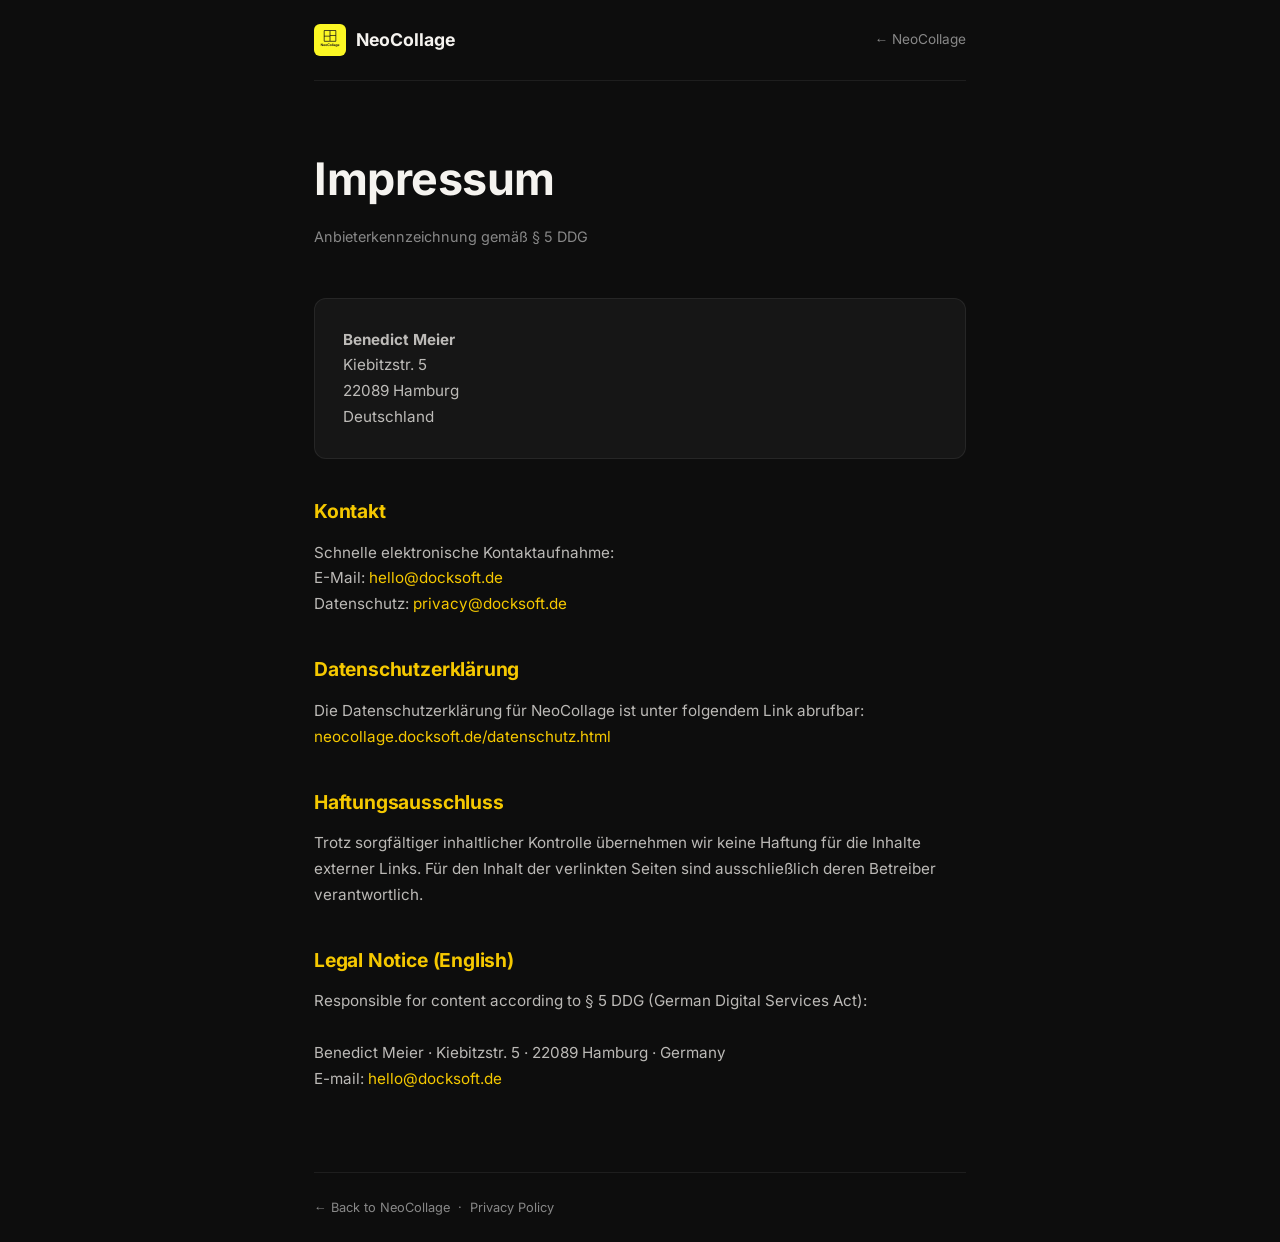
<file: impressum.html>
<!DOCTYPE html>
<html lang="de">
<head>
  <meta charset="UTF-8" />
  <meta name="viewport" content="width=device-width, initial-scale=1.0" />
  <meta name="robots" content="noindex, nofollow" />
  <title>Impressum – NeoCollage / Docksoft</title>
  <link rel="icon" href="assets/icon.png" />
  <link rel="stylesheet" href="assets/fonts/fonts.css" />
  <style>
    :root {
      --black: #0d0d0d; --white: #f5f3ef; --yellow: #f5c800;
      --gray: #888; --card-bg: #161616; --border: rgba(255,255,255,0.07);
    }
    *, *::before, *::after { box-sizing: border-box; margin: 0; padding: 0; }
    body {
      background: var(--black); color: var(--white);
      font-family: 'Inter', sans-serif; line-height: 1.7;
    }
    .container { max-width: 700px; margin: 0 auto; padding: 0 24px; }
    nav {
      padding: 24px 0; display: flex; align-items: center;
      justify-content: space-between; border-bottom: 1px solid var(--border);
    }
    .nav-brand { display: flex; align-items: center; gap: 10px; text-decoration: none; color: var(--white); }
    .nav-brand img { width: 32px; height: 32px; border-radius: 6px; }
    .nav-brand span { font-family: 'Inter', sans-serif; font-weight: 700; font-size: 1.1rem; }
    .back-link { font-size: 0.85rem; color: var(--gray); text-decoration: none; }
    .back-link:hover { color: var(--white); }
    main { padding: 60px 0 80px; }
    h1 {
      font-family: 'Inter', sans-serif;
      font-size: clamp(2rem, 4vw, 2.8rem);
      font-weight: 700;
      letter-spacing: -0.01em;
      margin-bottom: 8px;
    }
    .subtitle { color: var(--gray); font-size: 0.9rem; margin-bottom: 48px; }
    h2 {
      font-family: 'Inter', sans-serif;
      font-size: 1.2rem; color: var(--yellow);
      margin: 36px 0 12px;
      font-weight: 700;
      letter-spacing: -0.01em;
    }
    p, address { font-size: 0.95rem; color: rgba(245,243,239,0.75); font-style: normal; }
    a { color: var(--yellow); text-decoration: none; }
    a:hover { text-decoration: underline; }
    .card {
      background: var(--card-bg); border: 1px solid var(--border);
      border-radius: 12px; padding: 28px; margin-top: 12px;
    }
    footer {
      border-top: 1px solid var(--border);
      padding: 24px 0; font-size: 0.8rem; color: var(--gray);
    }
    footer a { color: var(--gray); }
    footer a:hover { color: var(--white); }
  </style>
</head>
<body>
  <div class="container">
    <nav>
      <a class="nav-brand" href="/">
        <img src="assets/neocollage-icon.png" alt="NeoCollage" />
        <span>NeoCollage</span>
      </a>
      <a class="back-link" href="/">← NeoCollage</a>
    </nav>

    <main>
      <h1>Impressum</h1>
      <p class="subtitle">Anbieterkennzeichnung gemäß § 5 DDG</p>

      <div class="card">
        <address>
          <strong>Benedict Meier</strong><br />
          Kiebitzstr. 5<br />
          22089 Hamburg<br />
          Deutschland
        </address>
      </div>

      <h2>Kontakt</h2>
      <p>
        Schnelle elektronische Kontaktaufnahme:<br />
        E-Mail: <a href="mailto:hello@docksoft.de">hello@docksoft.de</a><br />
        Datenschutz: <a href="mailto:privacy@docksoft.de">privacy@docksoft.de</a>
      </p>

      <h2>Datenschutzerklärung</h2>
      <p>
        Die Datenschutzerklärung für NeoCollage ist unter folgendem Link abrufbar:<br />
        <a href="datenschutz.html">
          neocollage.docksoft.de/datenschutz.html
        </a>
      </p>

      <h2>Haftungsausschluss</h2>
      <p>
        Trotz sorgfältiger inhaltlicher Kontrolle übernehmen wir keine Haftung für die Inhalte
        externer Links. Für den Inhalt der verlinkten Seiten sind ausschließlich deren Betreiber
        verantwortlich.
      </p>

      <h2>Legal Notice (English)</h2>
      <p>
        Responsible for content according to § 5 DDG (German Digital Services Act):<br /><br />
        Benedict Meier · Kiebitzstr. 5 · 22089 Hamburg · Germany<br />
        E-mail: <a href="mailto:hello@docksoft.de">hello@docksoft.de</a>
      </p>
    </main>

    <footer>
      <a href="/">← Back to NeoCollage</a> &nbsp;·&nbsp;
      <a href="datenschutz.html">Privacy Policy</a>
    </footer>
  </div>
</body>
</html>
</file>
<file: assets/fonts/fonts.css>
/* Inter als variable Schrift, zwei Subsets — dieselben Dateien, die auch die
   Play-Store-Assets tragen. Ein einziger Schnitt fuer die ganze Seite:
   Ueberschriften 700, Fliesstext 400, wie die Wortmarke der Feature-Grafik.
   Die Schnitte 400 und 700 von Google Fonts sind bitgleich mit der Variable-
   Datei, deshalb ein Block mit font-weight: 100 900 statt mehrerer.
   Lizenz: OFL-Inter.txt daneben. */
@font-face {
  font-family: 'Inter';
  font-style: normal;
  font-weight: 100 900;
  font-display: swap;
  src: url(inter-latin.woff2) format('woff2');
  unicode-range: U+0000-00FF, U+0131, U+0152-0153, U+02BB-02BC, U+02C6, U+02DA, U+02DC, U+0304, U+0308, U+0329, U+2000-206F, U+2074, U+20AC, U+2122, U+2191, U+2193, U+2212, U+2215, U+FEFF, U+FFFD;
}
@font-face {
  font-family: 'Inter';
  font-style: normal;
  font-weight: 100 900;
  font-display: swap;
  src: url(inter-latin-ext.woff2) format('woff2');
  unicode-range: U+0100-02BA, U+02BD-02C5, U+02C7-02CC, U+02CE-02D7, U+02DD-02FF, U+0304, U+0308, U+0329, U+1D00-1DBF, U+1E00-1E9F, U+1EF2-1EFF, U+2020, U+20A0-20AB, U+20AD-20C0, U+2113, U+2C60-2C7F, U+A720-A7FF;
}
</file>
